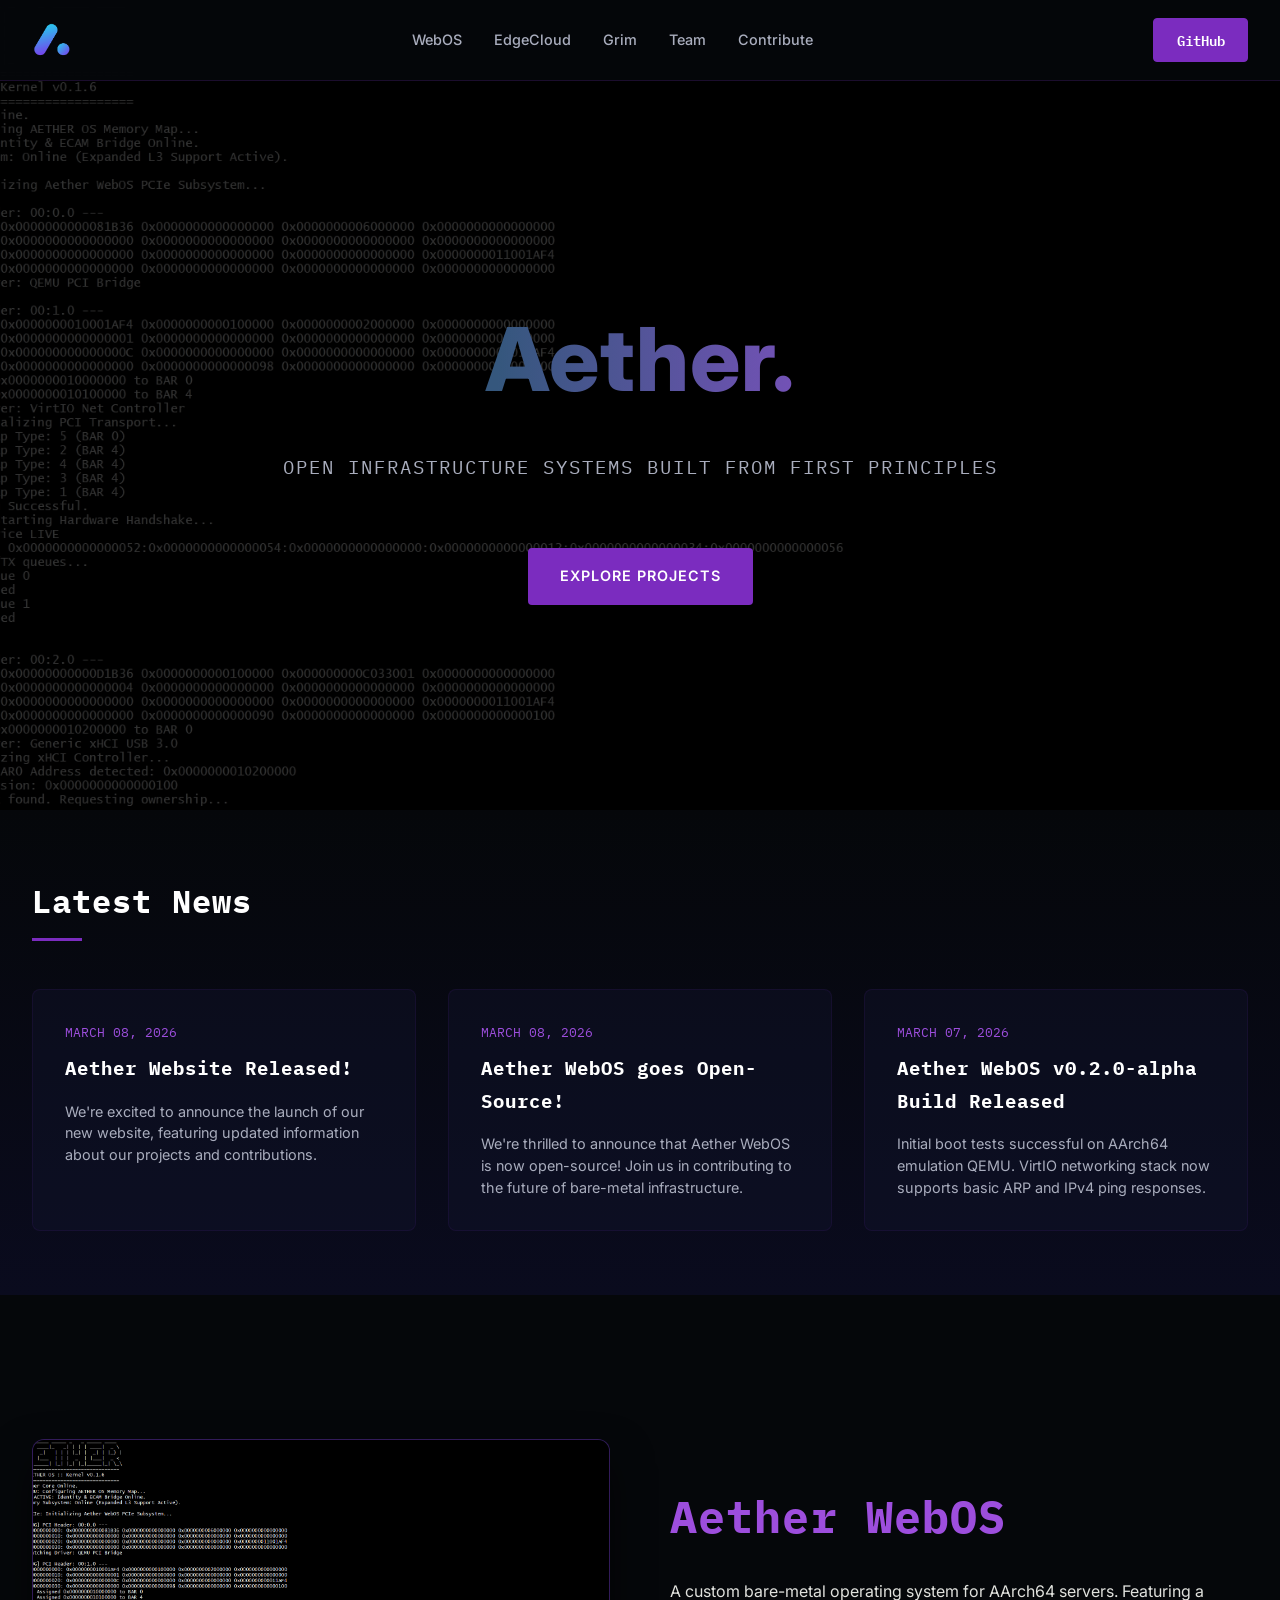
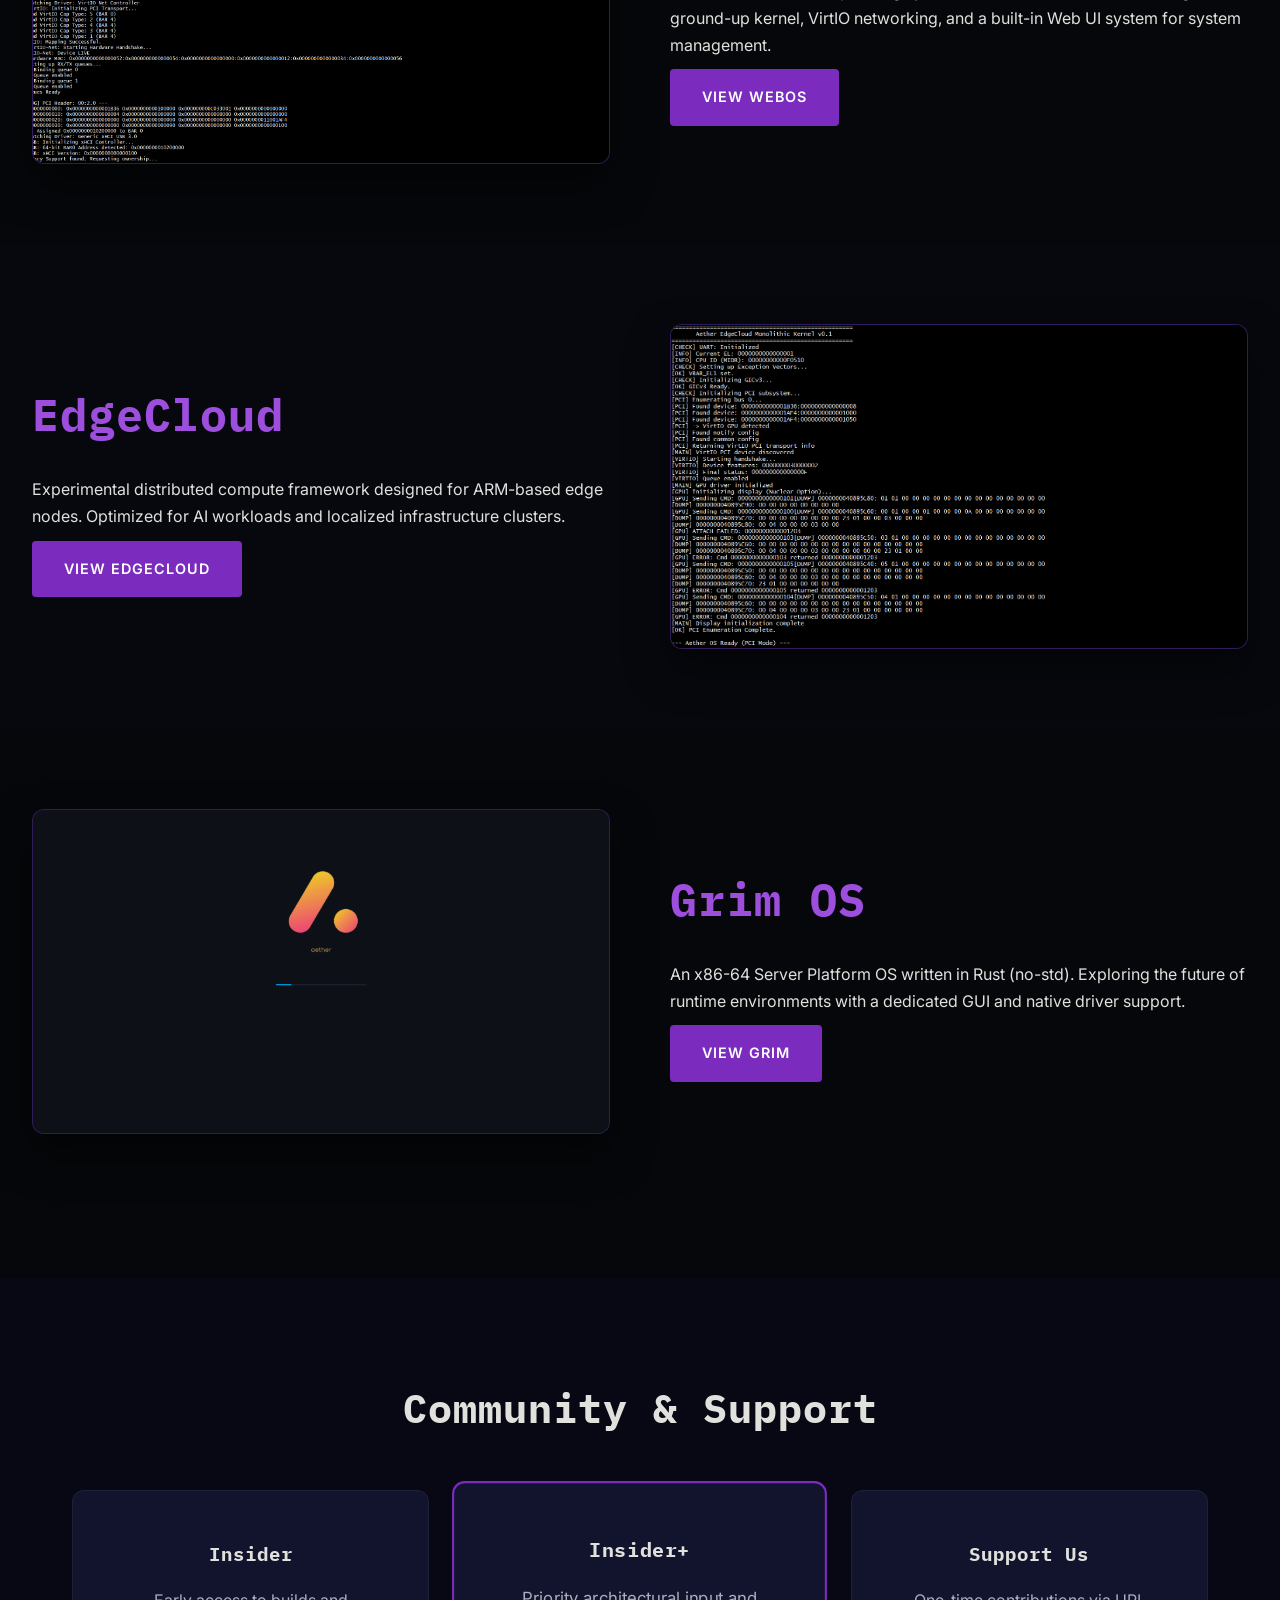
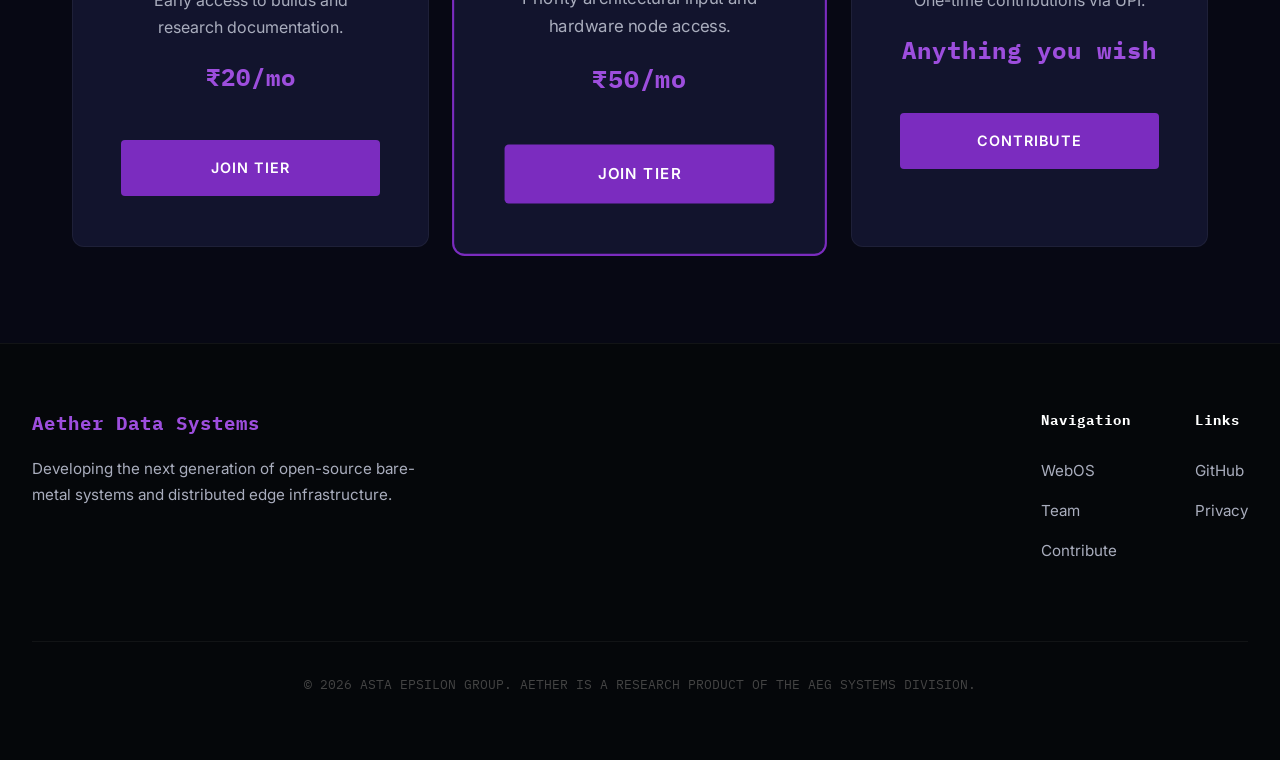
<file: index.html>
<!DOCTYPE html>
<html lang="en">
<head>
    <meta charset="UTF-8">
    <meta name="viewport" content="width=device-width, initial-scale=1.0">
    <title>Aether | Infrastructure Research</title>
    <link rel="icon" type="image/png" href="aether.png">
    <link rel="stylesheet" href="style.css">
    <style>
        /* Add these styles to your style.css or keep them here for the News section */
        .news-section {
            padding: 4rem 2rem;
            background: linear-gradient(to bottom, var(--bg-deep), var(--bg-navy));
        }

        .news-grid {
            max-width: 1400px;
            margin: 0 auto;
            display: grid;
            grid-template-columns: repeat(auto-fit, minmax(300px, 1fr));
            gap: 2rem;
        }

        .news-card {
            background: rgba(18, 20, 45, 0.4);
            border: 1px solid rgba(123, 44, 191, 0.1);
            padding: 2rem;
            border-radius: 8px;
            transition: var(--transition);
        }

        .news-card:hover {
            border-color: var(--accent-glow);
            background: rgba(18, 20, 45, 0.8);
            transform: translateY(-5px);
        }

        .news-date {
            font-family: 'IBM Plex Mono', monospace;
            font-size: 0.8rem;
            color: var(--accent-glow);
            margin-bottom: 0.5rem;
            display: block;
        }

        .news-card h3 {
            font-size: 1.2rem;
            margin-bottom: 1rem;
            color: #fff;
        }

        .news-card p {
            font-size: 0.9rem;
            color: var(--text-dim);
            line-height: 1.5;
        }
    </style>
</head>
<body>

    <header>
        <nav>
            <a href="index.html" class="nav-logo-link">
                <img src="aether.png" alt="Aether" class="nav-logo-img">
            </a>
            
            <div class="menu-toggle" id="mobile-menu">
                <span></span>
                <span></span>
                <span></span>
            </div>

            <ul class="nav-links" id="nav-list">
                <li><a href="webos.html">WebOS</a></li>
                <li><a href="edgecloud.html">EdgeCloud</a></li>
                <li><a href="grim.html">Grim</a></li>
                <li><a href="team.html">Team</a></li>
                <li><a href="contribute.html">Contribute</a></li>
            </ul>
            
            <a href="https://github.com/aetherinfra/aetherwebos" 
                target="_blank" 
                rel="noopener noreferrer"
                class="github-btn">
                GitHub
            </a>
        </nav>
    </header>

    <main>
        <section class="hero">
            <div class="carousel-container" id="hero-carousel">
                <div class="carousel-slide active" style="background-image: url('aetherwebos3.png');"></div>
                <div class="carousel-slide" style="background-image: url('edgecloud.png');"></div>
                <div class="carousel-slide" style="background-image: url('aetherwebos2.png');"></div>
            </div>
            <div class="hero-content">
                <h1>Aether.</h1>
                <p style="color:var(--text-dim); font-size:1.2rem; font-family: 'IBM Plex Mono', monospace; letter-spacing: 2px;">OPEN INFRASTRUCTURE SYSTEMS BUILT FROM FIRST PRINCIPLES</p>
                <br><br>
                <a href="#explore" class="btn btn-primary">EXPLORE PROJECTS</a>
            </div>
        </section>

        <section class="news-section">
            <div style="max-width: 1400px; margin: 0 auto; margin-bottom: 3rem;">
                <h2 style="font-size: 2rem; color: #fff;">Latest News</h2>
                <div style="width: 50px; height: 3px; background: var(--accent-purple); margin-top: 10px;"></div>
            </div>
            <div class="news-grid">
                <div class="news-card">
                    <span class="news-date">MARCH 08, 2026</span>
                    <h3>Aether Website Released!</h3>
                    <p>We're excited to announce the launch of our new website, featuring updated information about our projects and contributions.</p>
                </div>
                <div class="news-card">
                    <span class="news-date">MARCH 08, 2026</span>
                    <h3>Aether WebOS goes Open-Source!</h3>
                    <p>We're thrilled to announce that Aether WebOS is now open-source! Join us in contributing to the future of bare-metal infrastructure.</p>
                </div>
                <div class="news-card">
                    <span class="news-date">MARCH 07, 2026</span>
                    <h3>Aether WebOS <v0 class="2 0">v0.2.0</v0>-alpha Build Released</h3>
                    <p>Initial boot tests successful on AArch64 emulation QEMU. VirtIO networking stack now supports basic ARP and IPv4 ping responses.</p>
                </div>
            </div>
        </section>

        <div id="explore" class="project-row-container">
            <section class="project-row">
                <div class="project-image-container">
                    <div class="project-image-placeholder">
                        <img src="aetherwebos3.png" alt="Aether WebOS Interface">
                    </div>
                </div>
                <div class="project-text">
                    <h2>Aether WebOS</h2>
                    <p>A custom bare-metal operating system for AArch64 servers. Featuring a ground-up kernel, VirtIO networking, and a built-in Web UI system for system management.</p>
                    <a href="webos.html" class="btn btn-primary">View WebOS</a>
                </div>
            </section>

            <section class="project-row reverse" style="background: rgba(123, 44, 191, 0.02);">
                <div class="project-image-container">
                    <div class="project-image-placeholder">
                        <img src="edgecloud.png" alt="EdgeCloud Architecture">
                    </div>
                </div>
                <div class="project-text">
                    <h2>EdgeCloud</h2>
                    <p>Experimental distributed compute framework designed for ARM-based edge nodes. Optimized for AI workloads and localized infrastructure clusters.</p>
                    <a href="edgecloud.html" class="btn btn-primary">View EdgeCloud</a>
                </div>
            </section>

            <section class="project-row">
                <div class="project-image-container">
                    <div class="project-image-placeholder">
                        <img src="grim.png" alt="Grim OS Desktop">
                    </div>
                </div>
                <div class="project-text">
                    <h2>Grim OS</h2>
                    <p>An x86-64 Server Platform OS written in Rust (no-std). Exploring the future of runtime environments with a dedicated GUI and native driver support.</p>
                    <a href="grim.html" class="btn btn-primary">View Grim</a>
                </div>
            </section>
        </div>

        <section class="membership-section">
            <div style="max-width: 1200px; margin:0 auto; padding: 0 2rem; text-align:center;">
                <h2 style="font-size: 2.5rem; margin-bottom: 3rem;">Community & Support</h2>
                <div style="display: grid; grid-template-columns: repeat(auto-fit, minmax(300px, 1fr)); gap: 2rem;">
                    
                    <div style="background: var(--bg-card); padding: 3rem; border-radius: 12px; border: 1px solid rgba(255,255,255,0.05);">
                        <h3>Insider</h3>
                        <p style="margin: 1rem 0; color: var(--text-dim);">Early access to builds and research documentation.</p>
                        <h2 style="color: var(--accent-glow); margin-bottom: 2rem;">₹20/mo</h2>
                        <a href="contribute.html" class="btn btn-primary" style="width: 100%;">JOIN TIER</a>
                    </div>

                    <div style="background: var(--bg-card); padding: 3rem; border-radius: 12px; border: 2px solid var(--accent-purple); transform: scale(1.05);">
                        <h3>Insider+</h3>
                        <p style="margin: 1rem 0; color: var(--text-dim);">Priority architectural input and hardware node access.</p>
                        <h2 style="color: var(--accent-glow); margin-bottom: 2rem;">₹50/mo</h2>
                        <a href="contribute.html" class="btn btn-primary" style="width: 100%;">JOIN TIER</a>
                    </div>

                    <div style="background: var(--bg-card); padding: 3rem; border-radius: 12px; border: 1px solid rgba(255,255,255,0.05);">
                        <h3>Support Us</h3>
                        <p style="margin: 1rem 0; color: var(--text-dim);">One-time contributions via UPI.</p>
                        <h2 style="color: var(--accent-glow); margin-bottom: 2rem;">Anything you wish</h2>
                        <a href="contribute.html" class="btn btn-primary" style="width: 100%;">CONTRIBUTE</a>
                    </div>

                </div>
            </div>
        </section>
    </main>

    <footer class="footer">
        <div class="footer-container">
            <div style="flex: 1; min-width: 300px;">
                <h3 style="color: var(--accent-glow); margin-bottom: 1rem; font-family: 'IBM Plex Mono', monospace;">Aether Data Systems</h3>
                <p style="color: var(--text-dim); max-width: 400px; font-size: 0.95rem;">
                    Developing the next generation of open-source bare-metal systems and distributed edge infrastructure.
                </p>
            </div>

            <div style="display: flex; gap: 4rem;">
                <div class="footer-col">
                    <h4>Navigation</h4>
                    <ul class="footer-list">
                        <li><a href="webos.html">WebOS</a></li>
                        <li><a href="team.html">Team</a></li>
                        <li><a href="contribute.html">Contribute</a></li>
                    </ul>
                </div>
                <div class="footer-col">
                    <h4>Links</h4>
                    <ul class="footer-list">
                        <li><a href="https://github.com/aetherinfra/aetherwebos">GitHub</a></li>
                        <li><a href="#">Privacy</a></li>
                    </ul>
                </div>
            </div>
        </div>

        <div class="footer-bottom">
            &copy; 2026 ASTA EPSILON GROUP. AETHER IS A RESEARCH PRODUCT OF THE AEG SYSTEMS DIVISION.
        </div>
    </footer>

    <script>
        const slides = document.querySelectorAll('.carousel-slide');
        let current = 0;
        setInterval(() => {
            slides[current].classList.remove('active');
            current = (current + 1) % slides.length;
            slides[current].classList.add('active');
        }, 5000);

        const menuToggle = document.getElementById('mobile-menu');
        const navList = document.getElementById('nav-list');

        menuToggle.addEventListener('click', () => {
            menuToggle.classList.toggle('active');
            navList.classList.toggle('active');
        });

        document.querySelectorAll('.nav-links a').forEach(link => {
            link.addEventListener('click', () => {
                menuToggle.classList.remove('active');
                navList.classList.remove('active');
            });
        });
    </script>
</body>
</html>
</file>
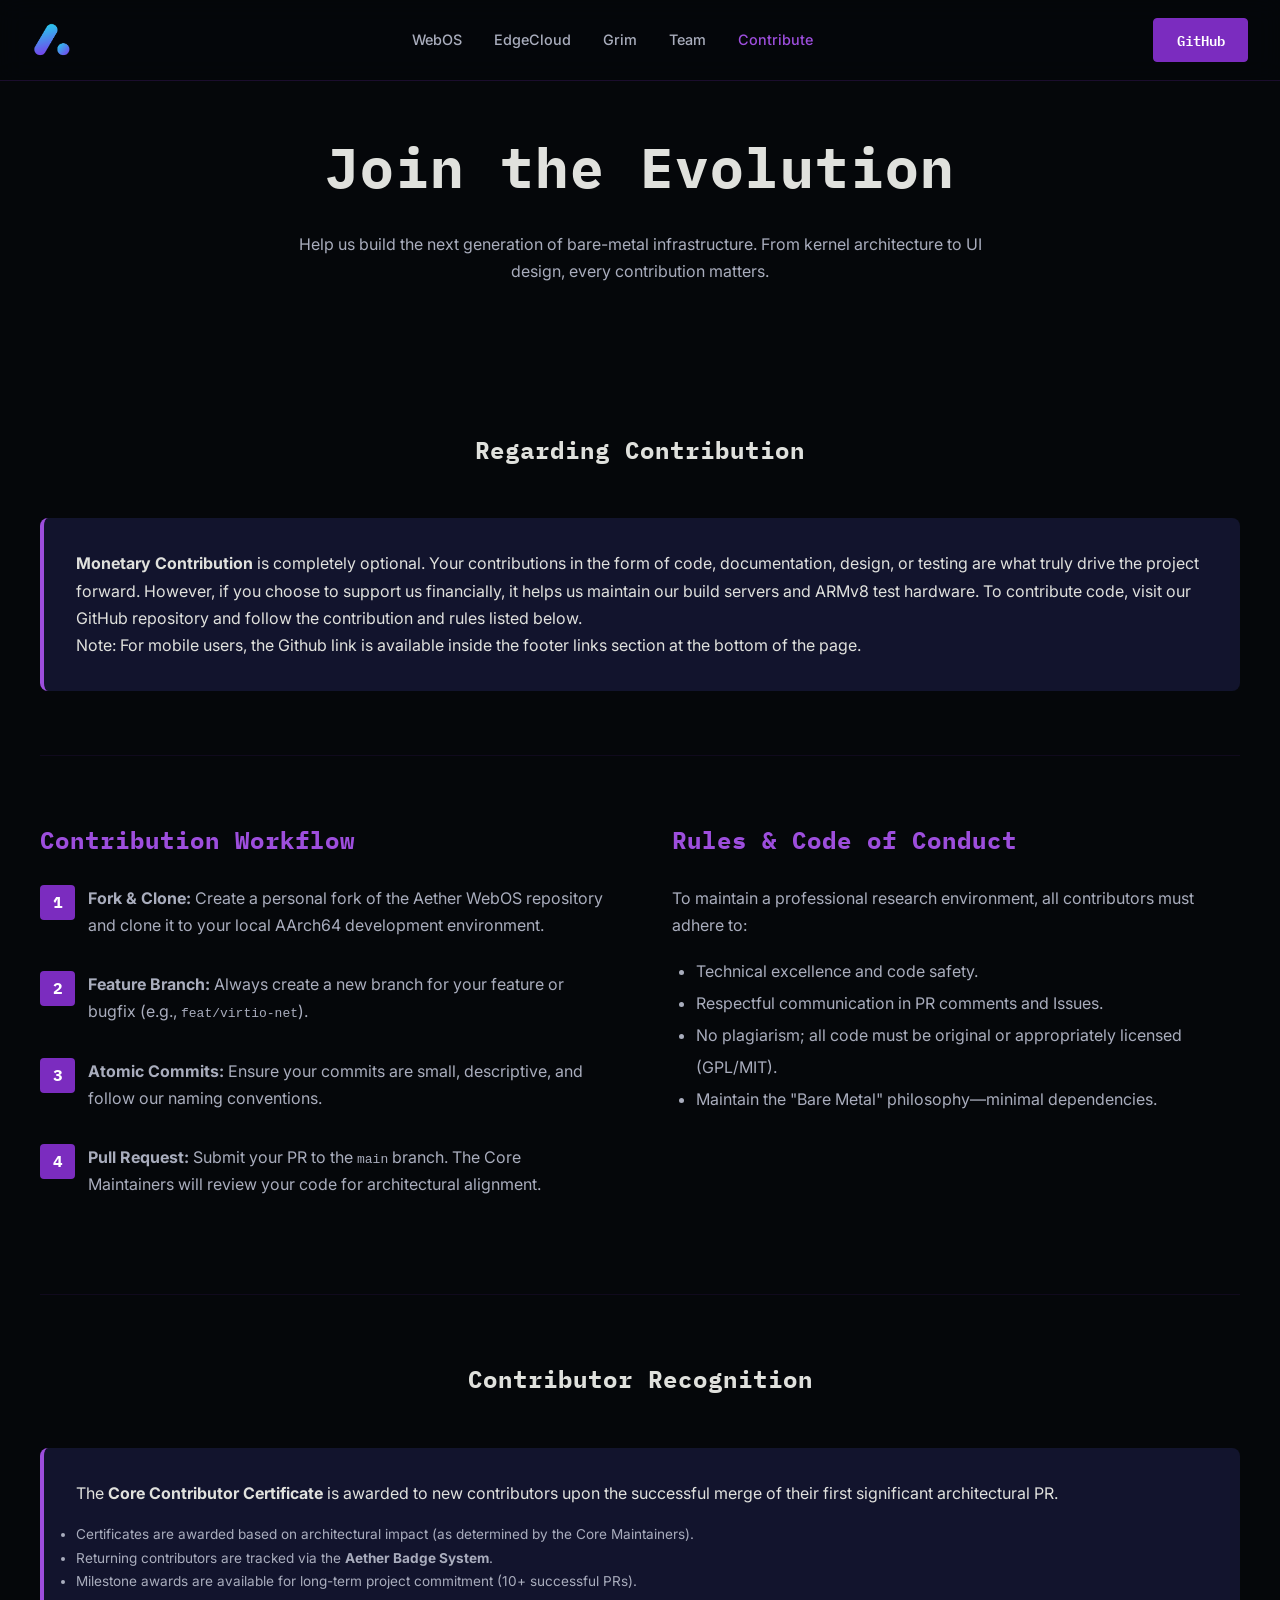
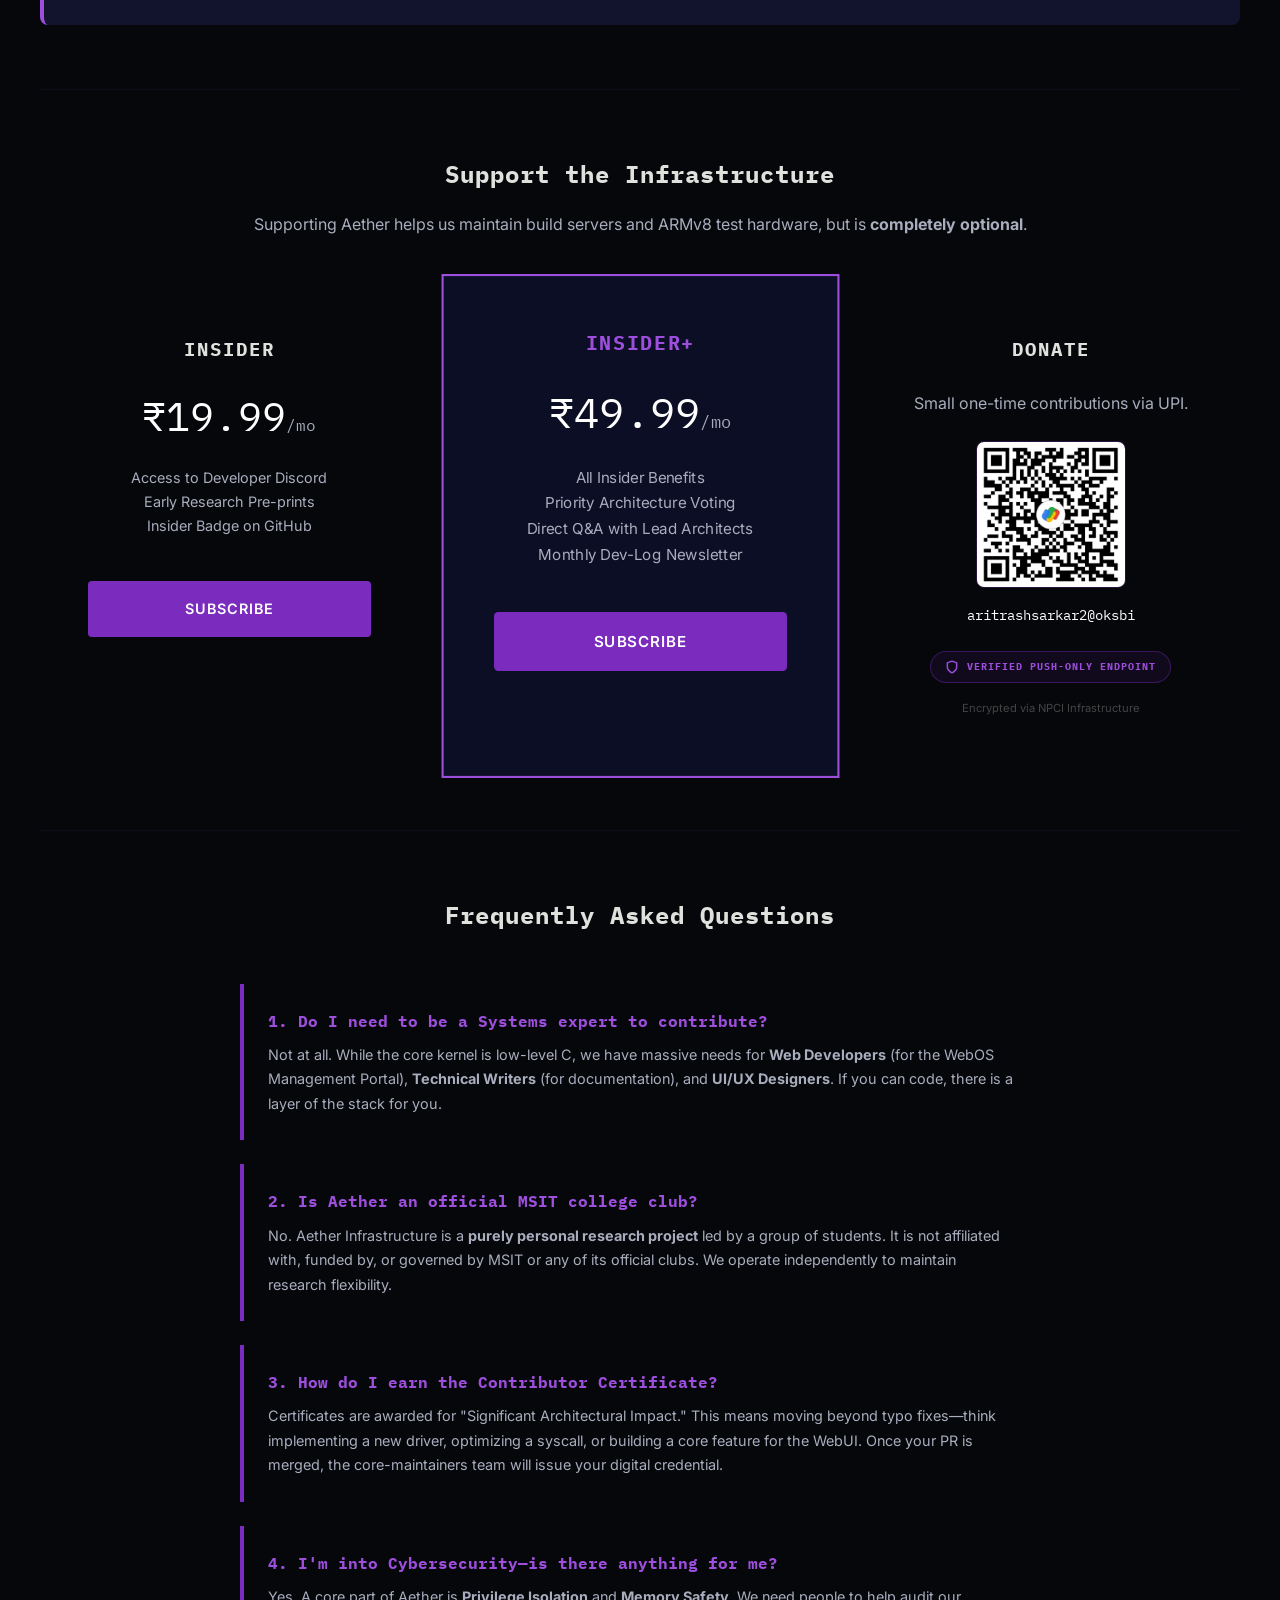
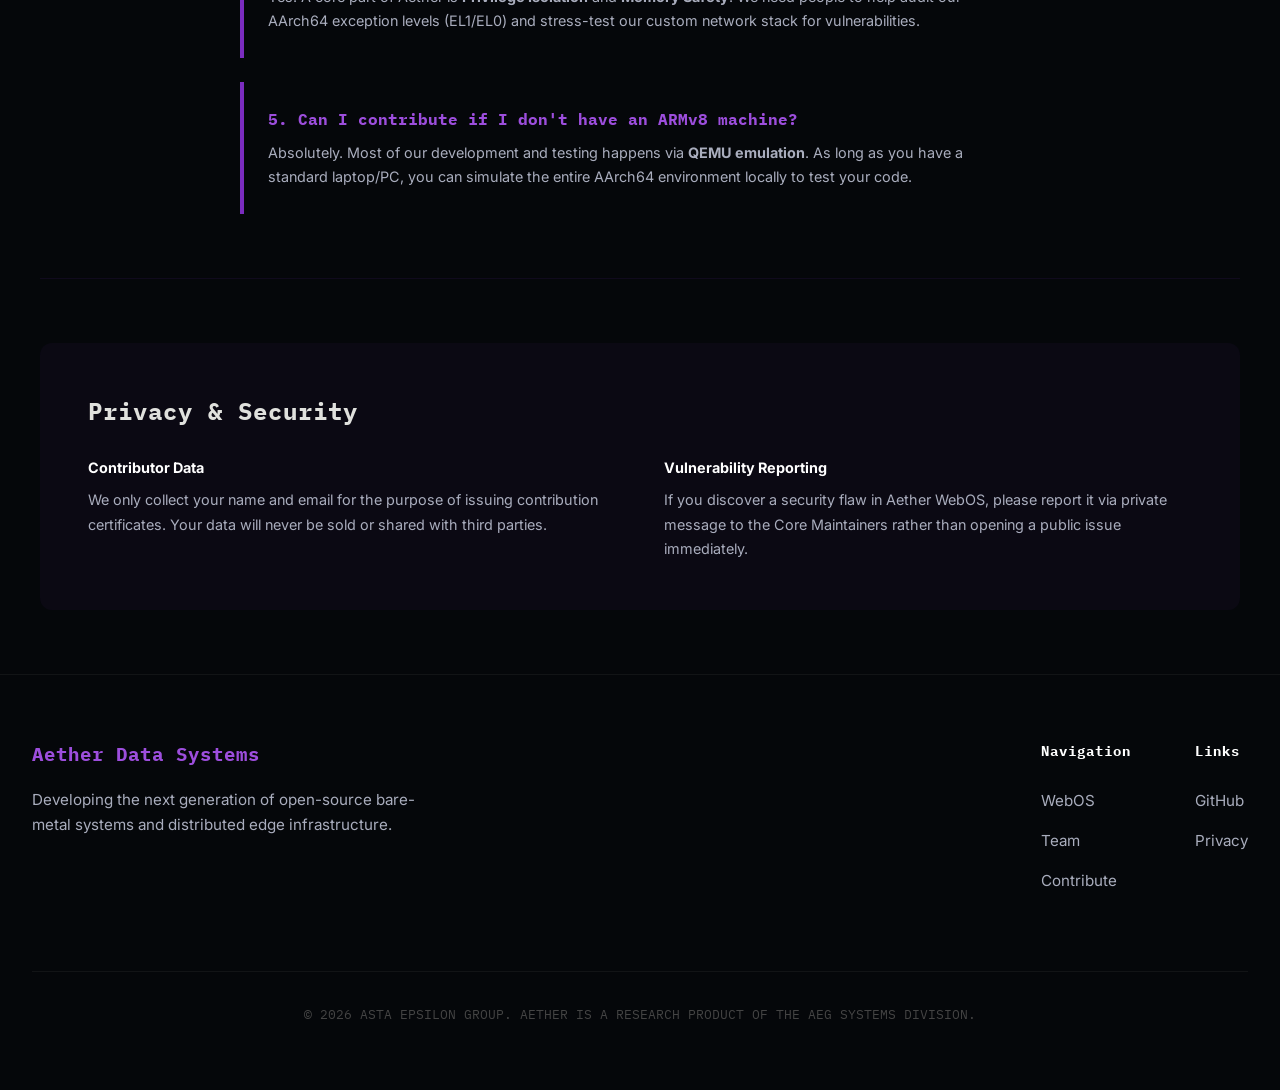
<file: contribute.html>
<!DOCTYPE html>
<html lang="en">
<head>
    <meta charset="UTF-8">
    <meta name="viewport" content="width=device-width, initial-scale=1.0">
    <title>Contribute | Aether Infrastructure Project</title>
    <link rel="icon" type="image/png" href="aether.png">
    <link rel="stylesheet" href="style.css">
    <style>
        .contribute-section { 
            padding: 4rem 0; 
            border-bottom: 1px solid rgba(123, 44, 191, 0.1); 
            margin-left: 40px;
            margin-right: 40px;
        }

        .rules-grid { 
            display: grid; 
            grid-template-columns: 1fr 1fr; 
            gap: 4rem; 
        }

        .step-list { 
            list-style: none; 
            counter-reset: step-counter; 
        }

        .step-list li { 
            position: relative; 
            padding-left: 3rem; 
            margin-bottom: 2rem; 
            color: var(--text-dim); 
        }

        .step-list li::before {
            content: counter(step-counter);
            counter-increment: step-counter;
            position: absolute; left: 0; top: 0;
            width: 35px; height: 35px;
            background: var(--accent-purple);
            color: #fff; border-radius: 4px;
            display: flex; align-items: center; justify-content: center;
            font-family: 'IBM Plex Mono'; font-weight: bold;
        }

        .info-box { 
            background: var(--bg-card); 
            padding: 2rem; 
            border-radius: 8px; 
            border-left: 4px solid var(--accent-glow); 
            margin-top: 2rem; 
        }
        
        /* Membership Cards */
        .membership-grid { 
            display: grid; 
            grid-template-columns: repeat(auto-fit, minmax(300px, 1fr)); 
            gap: 2rem; 
            margin-top: 3rem; 
        }

        .price-tag { 
            font-size: 2.5rem; 
            color: #fff; 
            margin: 1rem 0; 
            font-family: 'IBM Plex Mono'; 
        }

        .price-tag span { 
            font-size: 1rem; 
            color: var(--text-dim); 
        }

        @media (max-width: 768px) { .rules-grid { grid-template-columns: 1fr; } }
    </style>
</head>
<body>

    <header>
        <nav>
            <a href="index.html" class="nav-logo-link">
                <img src="aether.png" alt="Aether" class="nav-logo-img">
            </a>
            <div class="menu-toggle" id="mobile-menu"><span></span><span></span><span></span></div>
            <ul class="nav-links" id="nav-list">
                <li><a href="webos.html">WebOS</a></li>
                <li><a href="edgecloud.html">EdgeCloud</a></li>
                <li><a href="grim.html">Grim</a></li>
                <li><a href="team.html">Team</a></li>
                <li><a href="contribute.html" style="color: var(--accent-glow);">Contribute</a></li>
            </ul>
            <a href="https://github.com/aetherinfra/aetherwebos" 
                target="_blank" 
                rel="noopener noreferrer"
                class="github-btn">
                GitHub
            </a>
        </nav>
    </header>

    <main class="container" style="padding-top: 120px;">
        
        <section style="text-align: center; margin-bottom: 5rem;">
            <h1 style="font-size: 3.5rem; margin-bottom: 1rem;">Join the Evolution</h1>
            <p style="color: var(--text-dim); max-width: 700px; margin: 0 auto;">Help us build the next generation of bare-metal infrastructure. From kernel architecture to UI design, every contribution matters.</p>
        </section>

        <section class="contribute-section">
            <h2 style="text-align: center; margin-bottom: 3rem;">Regarding Contribution</h2>
            <div class="info-box">
                    <p>
                        <strong>Monetary Contribution</strong> is completely optional. Your contributions in the form of code, documentation, design, or testing are what truly drive the project forward. However, if you choose to support us financially, it helps us maintain our build servers and ARMv8 test hardware. 
                        To contribute code, visit our GitHub repository and follow the contribution and rules listed below. <br>
                        Note: For mobile users, the Github link is available inside the footer links section at the bottom of the page.
                    </p>
                </div>
        </section>

        <section class="contribute-section">
            <div class="rules-grid">
                <div>
                    <h2 style="color: var(--accent-glow); margin-bottom: 1.5rem;">Contribution Workflow</h2>
                    <ul class="step-list">
                        <li><strong>Fork & Clone:</strong> Create a personal fork of the Aether WebOS repository and clone it to your local AArch64 development environment.</li>
                        <li><strong>Feature Branch:</strong> Always create a new branch for your feature or bugfix (e.g., <code>feat/virtio-net</code>).</li>
                        <li><strong>Atomic Commits:</strong> Ensure your commits are small, descriptive, and follow our naming conventions.</li>
                        <li><strong>Pull Request:</strong> Submit your PR to the <code>main</code> branch. The Core Maintainers will review your code for architectural alignment.</li>
                    </ul>
                </div>
                <div>
                    <h2 style="color: var(--accent-glow); margin-bottom: 1.5rem;">Rules & Code of Conduct</h2>
                    <p style="color: var(--text-dim); margin-bottom: 1rem;">To maintain a professional research environment, all contributors must adhere to:</p>
                    <ul style="color: var(--text-dim); padding-left: 1.5rem; line-height: 2;">
                        <li>Technical excellence and code safety.</li>
                        <li>Respectful communication in PR comments and Issues.</li>
                        <li>No plagiarism; all code must be original or appropriately licensed (GPL/MIT).</li>
                        <li>Maintain the "Bare Metal" philosophy—minimal dependencies.</li>
                    </ul>
                </div>
            </div>
        </section>

        <section class="contribute-section">
            <h2 style="text-align: center; margin-bottom: 3rem;">Contributor Recognition</h2>
            <div class="info-box">
                    <p>
                        The <strong>Core Contributor Certificate</strong> is awarded to new contributors upon the successful merge of their first significant architectural PR. 
                    </p>
                    <ul style="font-size: 0.85rem; color: var(--text-dim); margin-top: 1rem;">
                        <li>Certificates are awarded based on architectural impact (as determined by the Core Maintainers).</li>
                        <li>Returning contributors are tracked via the <strong>Aether Badge System</strong>.</li>
                        <li>Milestone awards are available for long-term project commitment (10+ successful PRs).</li>
                    </ul>
                </div>
        </section>

        <section class="contribute-section">
            <h2 style="text-align: center; margin-bottom: 1rem;">Support the Infrastructure</h2>
            <p style="text-align: center; color: var(--text-dim); margin-bottom: 3rem;">Supporting Aether helps us maintain build servers and ARMv8 test hardware, but is <strong>completely optional</strong>.</p>
            
            <div class="membership-grid">
                <div class="card" style="text-align: center; padding: 3rem;">
                    <h3 style="letter-spacing: 2px;">INSIDER</h3>
                    <div class="price-tag">₹19.99<span>/mo</span></div>
                    <ul style="list-style: none; color: var(--text-dim); margin-bottom: 2rem; font-size: 0.9rem;">
                        <li>Access to Developer Discord</li>
                        <li>Early Research Pre-prints</li>
                        <li>Insider Badge on GitHub</li>
                    </ul>
                    <a href="signup.html" class="btn btn-primary" style="width: 100%;">Subscribe</a>
                </div>

                <div class="card" style="text-align: center; padding: 3rem; border: 2px solid var(--accent-glow); transform: scale(1.05); background: #0c0e25;">
                    <h3 style="letter-spacing: 2px; color: var(--accent-glow);">INSIDER+</h3>
                    <div class="price-tag">₹49.99<span>/mo</span></div>
                    <ul style="list-style: none; color: var(--text-dim); margin-bottom: 2rem; font-size: 0.9rem;">
                        <li>All Insider Benefits</li>
                        <li>Priority Architecture Voting</li>
                        <li>Direct Q&A with Lead Architects</li>
                        <li>Monthly Dev-Log Newsletter</li>
                    </ul>
                    <a href="signup.html" class="btn btn-primary" style="width: 100%;">Subscribe</a>
                </div>

                <div class="card" style="text-align: center; padding: 3rem; display: flex; flex-direction: column; align-items: center;">
                    <h3 style="letter-spacing: 2px;">DONATE</h3>
                    <p style="color: var(--text-dim); margin: 1.5rem 0;">Small one-time contributions via UPI.</p>
                    
                    <img src="upiid.jpeg" alt="UPI QR Code" style="width: 150px; border-radius: 8px; border: 1px solid rgba(123, 44, 191, 0.3); margin-bottom: 1rem;">
                    
                    <p style="font-family: 'IBM Plex Mono'; font-size: 0.85rem; color: #fff;">aritrashsarkar2@oksbi</p>

                    <div style="margin-top: 1.5rem; display: flex; align-items: center; gap: 8px; background: rgba(123, 44, 191, 0.1); border: 1px solid rgba(123, 44, 191, 0.4); padding: 6px 14px; border-radius: 20px;">
                        <svg width="14" height="14" viewBox="0 0 24 24" fill="none" stroke="#9d4edd" stroke-width="2.5" stroke-linecap="round" stroke-linejoin="round">
                            <path d="M12 22s8-4 8-10V5l-8-3-8 3v7c0 6 8 10 8 10z"></path>
                        </svg>
                        <span style="font-family: 'IBM Plex Mono'; font-size: 0.65rem; color: var(--accent-glow); text-transform: uppercase; letter-spacing: 1px; font-weight: bold;">
                            Verified Push-Only Endpoint
                        </span>
                    </div>

                    <p style="margin-top: 1rem; font-size: 0.7rem; color: #444; font-family: 'Inter';">
                        Encrypted via NPCI Infrastructure
                    </p>
                </div>
            </div>
        </section>

        <section class="contribute-section">
            <h2 style="text-align: center; margin-bottom: 3rem;">Frequently Asked Questions</h2>
            <div style="display: grid; grid-template-columns: 1fr; gap: 1.5rem; max-width: 800px; margin: 0 auto;">
                
                <div class="card" style="padding: 1.5rem; border-left: 4px solid var(--accent-purple);">
                    <h4 style="color: var(--accent-glow); margin-bottom: 0.5rem; font-family: 'IBM Plex Mono';">1. Do I need to be a Systems expert to contribute?</h4>
                    <p style="color: var(--text-dim); font-size: 0.9rem;">Not at all. While the core kernel is low-level C, we have massive needs for <strong>Web Developers</strong> (for the WebOS Management Portal), <strong>Technical Writers</strong> (for documentation), and <strong>UI/UX Designers</strong>. If you can code, there is a layer of the stack for you.</p>
                </div>

                <div class="card" style="padding: 1.5rem; border-left: 4px solid var(--accent-purple);">
                    <h4 style="color: var(--accent-glow); margin-bottom: 0.5rem; font-family: 'IBM Plex Mono';">2. Is Aether an official MSIT college club?</h4>
                    <p style="color: var(--text-dim); font-size: 0.9rem;">No. Aether Infrastructure is a <strong>purely personal research project</strong> led by a group of students. It is not affiliated with, funded by, or governed by MSIT or any of its official clubs. We operate independently to maintain research flexibility.</p>
                </div>

                <div class="card" style="padding: 1.5rem; border-left: 4px solid var(--accent-purple);">
                    <h4 style="color: var(--accent-glow); margin-bottom: 0.5rem; font-family: 'IBM Plex Mono';">3. How do I earn the Contributor Certificate?</h4>
                    <p style="color: var(--text-dim); font-size: 0.9rem;">Certificates are awarded for "Significant Architectural Impact." This means moving beyond typo fixes—think implementing a new driver, optimizing a syscall, or building a core feature for the WebUI. Once your PR is merged, the core-maintainers team will issue your digital credential.</p>
                </div>

                <div class="card" style="padding: 1.5rem; border-left: 4px solid var(--accent-purple);">
                    <h4 style="color: var(--accent-glow); margin-bottom: 0.5rem; font-family: 'IBM Plex Mono';">4. I'm into Cybersecurity—is there anything for me?</h4>
                    <p style="color: var(--text-dim); font-size: 0.9rem;">Yes. A core part of Aether is <strong>Privilege Isolation</strong> and <strong>Memory Safety</strong>. We need people to help audit our AArch64 exception levels (EL1/EL0) and stress-test our custom network stack for vulnerabilities.</p>
                </div>

                <div class="card" style="padding: 1.5rem; border-left: 4px solid var(--accent-purple);">
                    <h4 style="color: var(--accent-glow); margin-bottom: 0.5rem; font-family: 'IBM Plex Mono';">5. Can I contribute if I don't have an ARMv8 machine?</h4>
                    <p style="color: var(--text-dim); font-size: 0.9rem;">Absolutely. Most of our development and testing happens via <strong>QEMU emulation</strong>. As long as you have a standard laptop/PC, you can simulate the entire AArch64 environment locally to test your code.</p>
                </div>

            </div>
        </section>

        <section class="contribute-section" style="border-bottom: none;">
            <div style="background: rgba(123, 44, 191, 0.05); padding: 3rem; border-radius: 12px;">
                <h2 style="margin-bottom: 1.5rem;">Privacy & Security</h2>
                <div style="display: grid; grid-template-columns: 1fr 1fr; gap: 3rem; font-size: 0.9rem; color: var(--text-dim);">
                    <div>
                        <h4 style="color: #fff; margin-bottom: 0.5rem;">Contributor Data</h4>
                        <p>We only collect your name and email for the purpose of issuing contribution certificates. Your data will never be sold or shared with third parties.</p>
                    </div>
                    <div>
                        <h4 style="color: #fff; margin-bottom: 0.5rem;">Vulnerability Reporting</h4>
                        <p>If you discover a security flaw in Aether WebOS, please report it via private message to the Core Maintainers rather than opening a public issue immediately.</p>
                    </div>
                </div>
            </div>
        </section>

    </main>

    <footer class="footer">
        <div class="footer-container">
            <div style="flex: 1; min-width: 300px;">
                <h3 style="color: var(--accent-glow); margin-bottom: 1rem; font-family: 'IBM Plex Mono', monospace;">Aether Data Systems</h3>
                <p style="color: var(--text-dim); max-width: 400px; font-size: 0.95rem;">Developing the next generation of open-source bare-metal systems and distributed edge infrastructure.</p>
            </div>
            <div style="display: flex; gap: 4rem;">
                <div class="footer-col">
                    <h4>Navigation</h4>
                    <ul class="footer-list">
                        <li><a href="webos.html">WebOS</a></li>
                        <li><a href="team.html">Team</a></li>
                        <li><a href="contribute.html">Contribute</a></li>
                    </ul>
                </div>
                <div class="footer-col">
                    <h4>Links</h4>
                    <ul class="footer-list">
                        <li><a href="https://github.com/aetherinfra/aetherwebos">GitHub</a></li>
                        <li><a href="#">Privacy</a></li>
                    </ul>
                </div>
            </div>
        </div>
        <div class="footer-bottom">
            &copy; 2026 ASTA EPSILON GROUP. AETHER IS A RESEARCH PRODUCT OF THE AEG SYSTEMS DIVISION.
        </div>
    </footer>

    <script>
        const menuToggle = document.getElementById('mobile-menu');
        const navList = document.getElementById('nav-list');
        menuToggle.addEventListener('click', () => {
            menuToggle.classList.toggle('active');
            navList.classList.toggle('active');
        });
    </script>
</body>
</html>
</file>
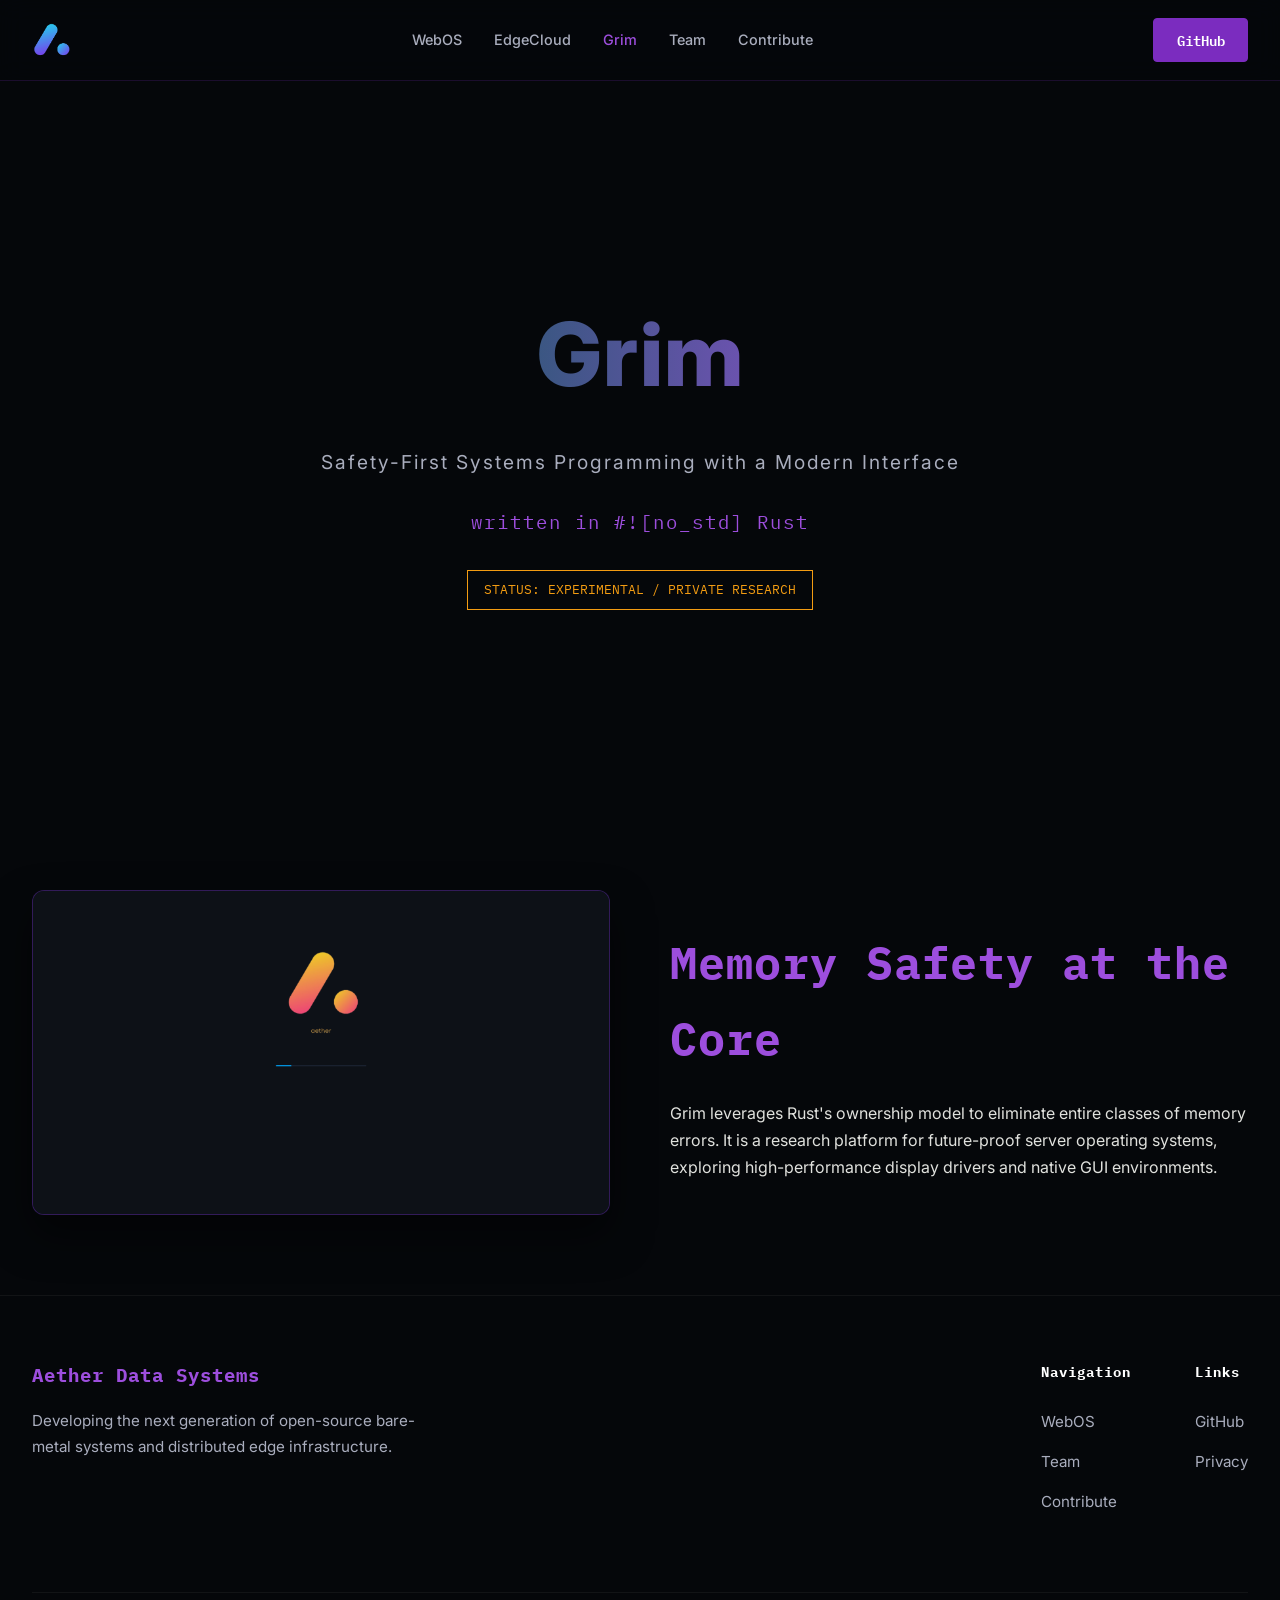
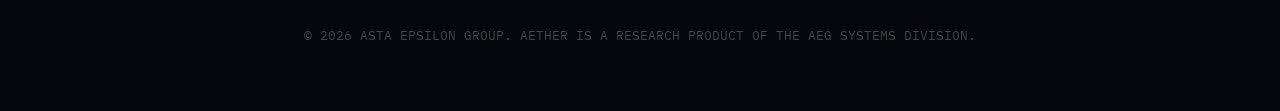
<file: grim.html>
<!DOCTYPE html>
<html lang="en">
<head>
    <meta charset="UTF-8">
    <meta name="viewport" content="width=device-width, initial-scale=1.0">
    <title>Grim OS | Rust-Based Server Platform</title>
    <link rel="icon" type="image/png" href="aether.png">
    <link rel="stylesheet" href="style.css">
</head>
<body>
    <header>
        <nav>
            <a href="index.html" class="nav-logo-link">
                <img src="aether.png" alt="Aether" class="nav-logo-img">
            </a>
            
            <div class="menu-toggle" id="mobile-menu">
                <span></span>
                <span></span>
                <span></span>
            </div>

            <ul class="nav-links" id="nav-list">
                <li><a href="webos.html">WebOS</a></li>
                <li><a href="edgecloud.html">EdgeCloud</a></li>
                <li><a href="grim.html" style="color: var(--accent-glow);">Grim</a></li>
                <li><a href="team.html">Team</a></li>
                <li><a href="contribute.html">Contribute</a></li>
            </ul>
            
            <a href="https://github.com/aetherinfra/aetherwebos" 
                target="_blank" 
                rel="noopener noreferrer"
                class="github-btn">
                GitHub
            </a>
        </nav>
    </header>

    <main>
        <section class="hero">
            <div class="hero-content">
                <h1>Grim</h1>
                <p>Safety-First Systems Programming with a Modern Interface</p>
                <br>
                <p style="font-family: 'IBM Plex Mono'; color: var(--accent-glow);">written in #![no_std] Rust</p>
                <div style="margin-top: 2rem; display: inline-block; padding: 0.5rem 1rem; border: 1px solid #f39c12; color: #f39c12; font-family: 'IBM Plex Mono'; font-size: 0.8rem;">
                    STATUS: EXPERIMENTAL / PRIVATE RESEARCH
                </div>
            </div>
        </section>

        <section class="project-row">
            <div class="project-image-container">
                <div class="project-image-placeholder">
                    <img src="grim.png" alt="Grim OS Graphical Interface">
                </div>
            </div>
            <div class="project-text">
                <h2>Memory Safety at the Core</h2>
                <p>Grim leverages Rust's ownership model to eliminate entire classes of memory errors. It is a research platform for future-proof server operating systems, exploring high-performance display drivers and native GUI environments.</p>
            </div>
        </section>
    </main>

    <footer class="footer">
        <div class="footer-container">
            <div style="flex: 1; min-width: 300px;">
                <h3 style="color: var(--accent-glow); margin-bottom: 1rem; font-family: 'IBM Plex Mono', monospace;">Aether Data Systems</h3>
                <p style="color: var(--text-dim); max-width: 400px; font-size: 0.95rem;">
                    Developing the next generation of open-source bare-metal systems and distributed edge infrastructure.
                </p>
            </div>

            <div style="display: flex; gap: 4rem;">
                <div class="footer-col">
                    <h4>Navigation</h4>
                    <ul class="footer-list">
                        <li><a href="webos.html">WebOS</a></li>
                        <li><a href="team.html">Team</a></li>
                        <li><a href="contribute.html">Contribute</a></li>
                    </ul>
                </div>
                <div class="footer-col">
                    <h4>Links</h4>
                    <ul class="footer-list">
                        <li><a href="https://github.com/aetherinfra/aetherwebos">GitHub</a></li>
                        <li><a href="#">Privacy</a></li>
                    </ul>
                </div>
            </div>
        </div>

        <div class="footer-bottom">
            &copy; 2026 ASTA EPSILON GROUP. AETHER IS A RESEARCH PRODUCT OF THE AEG SYSTEMS DIVISION.
        </div>
    </footer>
    <script>
        // Mobile Menu Toggle logic
        const menuToggle = document.getElementById('mobile-menu');
        const navList = document.getElementById('nav-list');
        menuToggle.addEventListener('click', () => {
            menuToggle.classList.toggle('active');
            navList.classList.toggle('active');
        });
    </script>
</body>
</html>
</file>
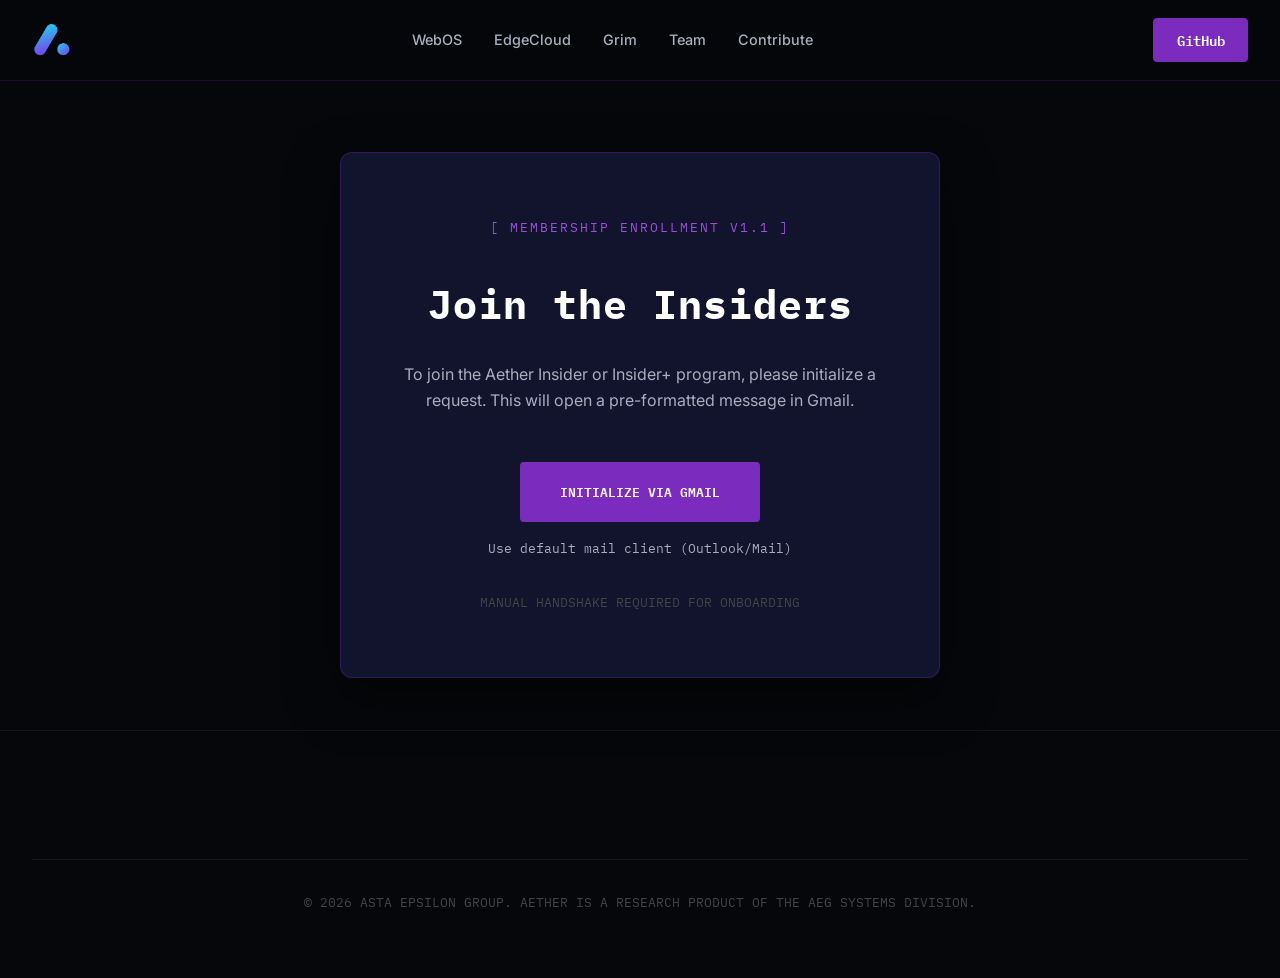
<file: signup.html>
<!DOCTYPE html>
<html lang="en">
<head>
    <meta charset="UTF-8">
    <meta name="viewport" content="width=device-width, initial-scale=1.0">
    <title>Sign Up | Aether Insider Program</title>
    <link rel="icon" type="image/png" href="aether.png">
    <link rel="stylesheet" href="style.css">
    <style>
        .signup-container {
            min-height: 70vh;
            display: flex;
            align-items: center;
            justify-content: center;
            padding: 2rem;
            margin-top: 100px;
        }

        .signup-card {
            background: var(--bg-card);
            border: 1px solid rgba(123, 44, 191, 0.3);
            border-radius: 12px;
            padding: 4rem 2rem;
            max-width: 600px;
            width: 100%;
            text-align: center;
            box-shadow: 0 20px 50px rgba(0, 0, 0, 0.5);
        }

        .terminal-header {
            font-family: 'IBM Plex Mono', monospace;
            color: var(--accent-glow);
            font-size: 0.8rem;
            margin-bottom: 2rem;
            text-transform: uppercase;
            letter-spacing: 2px;
        }

        .signup-card h1 {
            font-size: 2.5rem;
            margin-bottom: 1.5rem;
            color: #fff;
        }

        .signup-card p {
            color: var(--text-dim);
            margin-bottom: 3rem;
            line-height: 1.6;
        }

        .mail-btn {
            display: inline-block;
            background: var(--accent-purple);
            color: #fff;
            padding: 1.2rem 2.5rem;
            border-radius: 4px;
            text-decoration: none;
            font-family: 'IBM Plex Mono', monospace;
            font-weight: 600;
            transition: var(--transition);
            border: 1px solid var(--accent-purple);
        }

        .mail-btn:hover {
            background: var(--accent-glow);
            box-shadow: 0 0 20px rgba(157, 78, 221, 0.5);
            transform: translateY(-2px);
        }

        .note {
            margin-top: 2rem;
            font-size: 0.8rem;
            color: #444;
            font-family: 'IBM Plex Mono', monospace;
        }

        .btn-group {
            display: flex;
            flex-direction: column;
            gap: 1rem;
            align-items: center;
        }
        .secondary-link {
            color: var(--text-dim);
            font-size: 0.8rem;
            text-decoration: none;
            font-family: 'IBM Plex Mono', monospace;
        }
        .secondary-link:hover { color: var(--accent-glow); }
    </style>
</head>
<body>

    <header>
        <nav>
            <a href="index.html" class="nav-logo-link">
                <img src="aether.png" alt="Aether" class="nav-logo-img">
            </a>
            <div class="menu-toggle" id="mobile-menu"><span></span><span></span><span></span></div>
            <ul class="nav-links" id="nav-list">
                <li><a href="webos.html">WebOS</a></li>
                <li><a href="edgecloud.html">EdgeCloud</a></li>
                <li><a href="grim.html">Grim</a></li>
                <li><a href="team.html">Team</a></li>
                <li><a href="contribute.html">Contribute</a></li>
            </ul>

            <a href="https://github.com/aetherinfra/aetherwebos" 
                target="_blank" 
                rel="noopener noreferrer"
                class="github-btn">
                GitHub
            </a>
        </nav>
    </header>

    <main class="signup-container">
        <div class="signup-card">
            <div class="terminal-header">[ MEMBERSHIP ENROLLMENT v1.1 ]</div>
            
            <h1>Join the Insiders</h1>
            <p>
                To join the Aether Insider or Insider+ program, please initialize a request. 
                This will open a pre-formatted message in Gmail.
            </p>

            <div class="btn-group">
                <button onclick="openGmail()" class="mail-btn" style="cursor: pointer; border: none;">
                    INITIALIZE VIA GMAIL
                </button>

                <a href="mailto:members@aetherinfra.org?subject=Enrollment" class="secondary-link">
                    Use default mail client (Outlook/Mail)
                </a>
            </div>

            <div class="note">
                MANUAL HANDSHAKE REQUIRED FOR ONBOARDING
            </div>
        </div>
    </main>

    <footer class="footer">
        <div class="footer-bottom">
            &copy; 2026 ASTA EPSILON GROUP. AETHER IS A RESEARCH PRODUCT OF THE AEG SYSTEMS DIVISION.
        </div>
    </footer>

    <script>
        function openGmail() {
            const recipient = "astaepsilongroup@gmail.com";
            const subject = encodeURIComponent("Aether Insider Program Enrollment");
            const body = encodeURIComponent("Hello Aether Team,\n\nI am interested in joining the Aether Insider Program.\n\nPlease provide me with the next steps regarding the membership (Insider / Insider+) and contribution details.\n\nThank you!");
            
            // This specific URL format forces the Gmail Web Interface
            const gmailUrl = `https://mail.google.com/mail/?view=cm&fs=1&to=${recipient}&su=${subject}&body=${body}`;
            
            window.open(gmailUrl, '_blank');
        }

        const menuToggle = document.getElementById('mobile-menu');
        const navList = document.getElementById('nav-list');
        menuToggle.addEventListener('click', () => {
            menuToggle.classList.toggle('active');
            navList.classList.toggle('active');
        });
    </script>
</body>
</html>
</file>
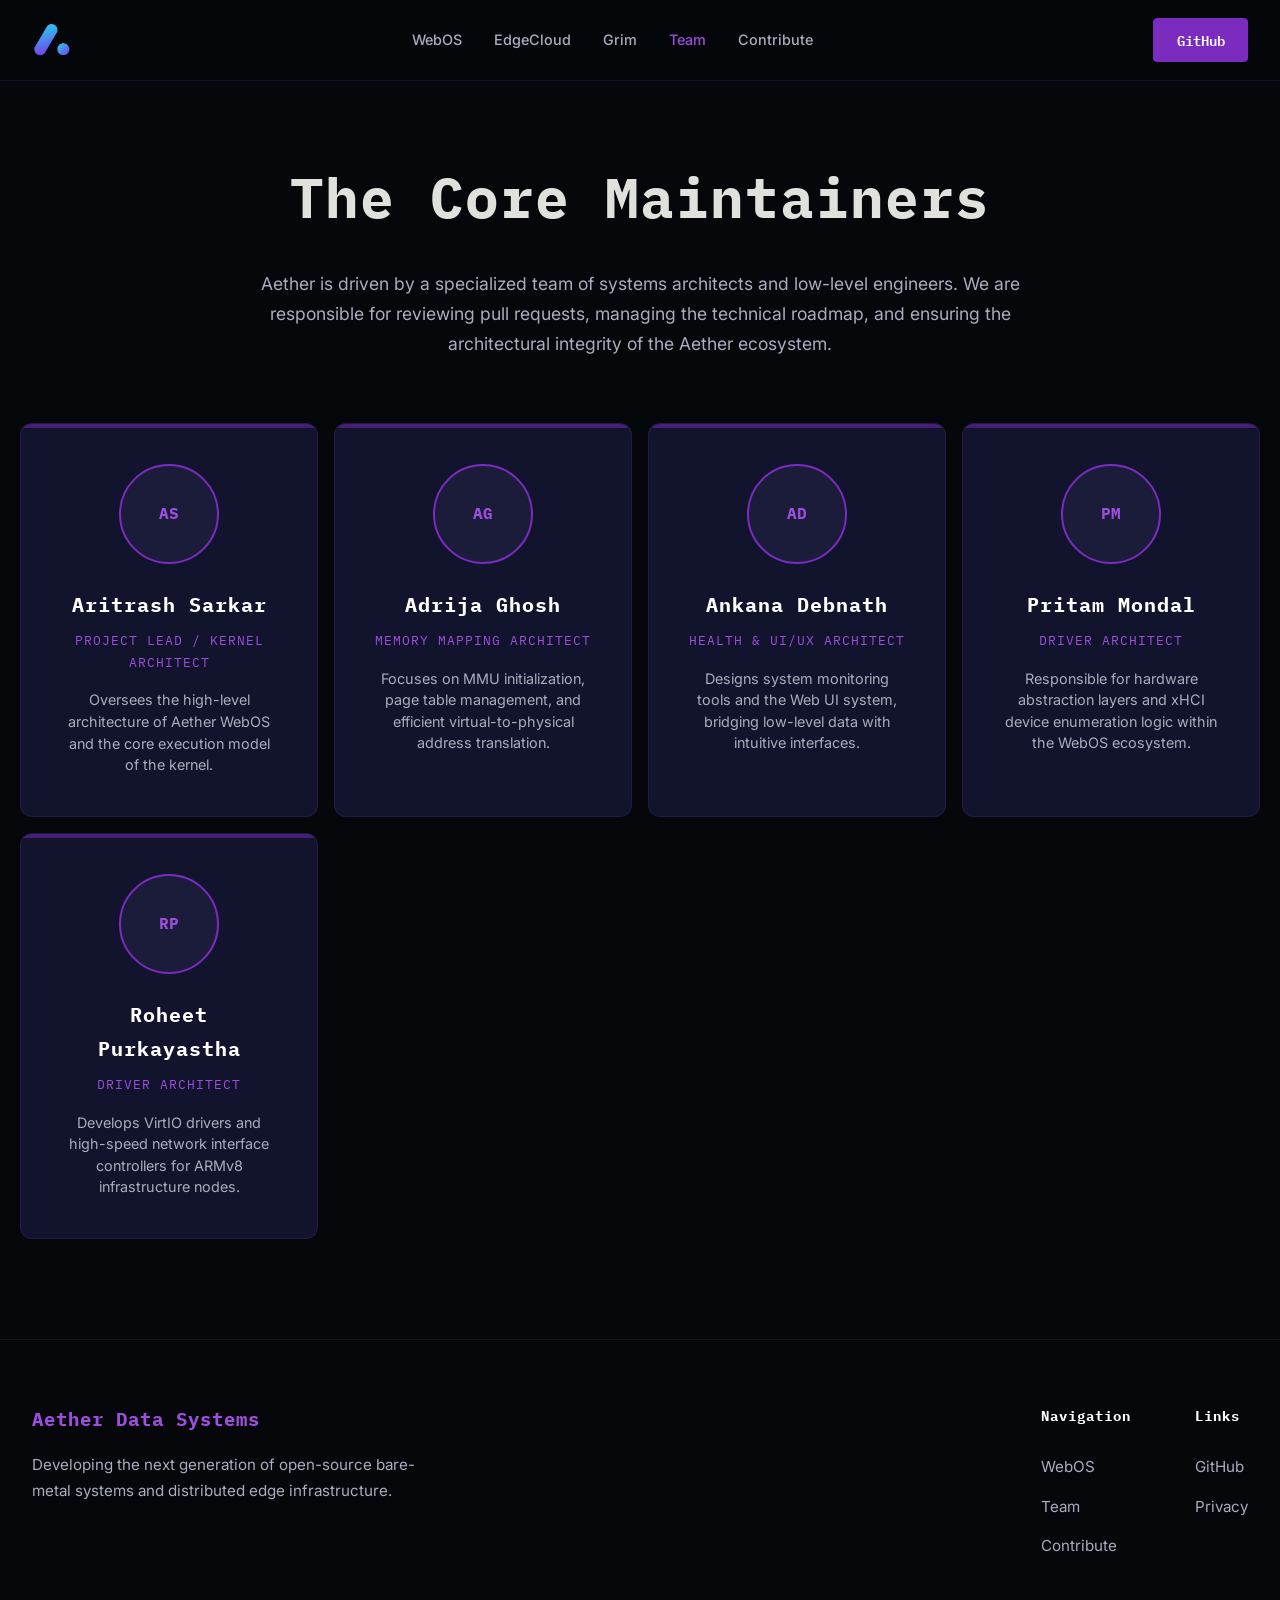
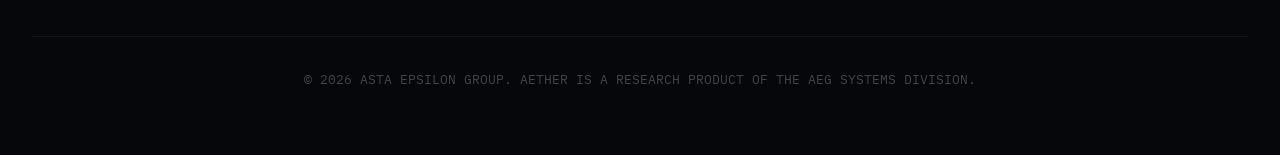
<file: team.html>
<!DOCTYPE html>
<html lang="en">
<head>
    <meta charset="UTF-8">
    <meta name="viewport" content="width=device-width, initial-scale=1.0">
    <title>Team | Aether Core Maintainers</title>
    <link rel="icon" type="image/png" href="aether.png">
    <link rel="stylesheet" href="style.css">
    <style>
        /* Team-Specific Styles */
        .team-grid {
            display: grid;
            grid-template-columns: repeat(auto-fit, minmax(280px, 1fr));
            gap: 1rem;
            margin-top: 4rem;
            margin-left: 20px;
            margin-right: 20px;
        }

        .profile-card {
            background: var(--bg-card);
            border: 1px solid rgba(123, 44, 191, 0.2);
            border-radius: 12px;
            text-align: center;
            transition: var(--transition);
            position: relative;
            overflow: hidden;
            padding: 2.5rem;
        }

        .profile-card::before {
            content: "";
            position: absolute;
            top: 0;
            left: 0;
            width: 100%;
            height: 4px;
            background: var(--accent-purple);
            opacity: 0.5;
        }

        .profile-card:hover {
            transform: translateY(-10px);
            border-color: var(--accent-glow);
            box-shadow: 0 10px 30px rgba(0, 0, 0, 0.5);
        }

        .profile-card:hover::before {
            background: var(--accent-glow);
            opacity: 1;
        }

        .profile-img {
            width: 100px;
            height: 100px;
            background: #1a1c3a;
            border-radius: 50%;
            margin: 0 auto 1.5rem;
            display: flex;
            align-items: center;
            justify-content: center;
            border: 2px solid var(--accent-purple);
            font-family: 'IBM Plex Mono', monospace;
            font-weight: bold;
            color: var(--accent-glow);
        }

        .profile-card h3 {
            font-size: 1.25rem;
            margin-bottom: 0.5rem;
            color: #fff;
        }

        .profile-card .role {
            font-family: 'IBM Plex Mono', monospace;
            font-size: 0.8rem;
            color: var(--accent-glow);
            text-transform: uppercase;
            letter-spacing: 1px;
            margin-bottom: 1rem;
            display: block;
        }

        .profile-card p {
            font-size: 0.9rem;
            color: var(--text-dim);
            line-height: 1.5;
        }

        .team-intro {
            text-align: center;
            max-width: 800px;
            margin: 0 auto 4rem;
        }
    </style>
</head>
<body>

    <header>
        <nav>
            <a href="index.html" class="nav-logo-link">
                <img src="aether.png" alt="Aether" class="nav-logo-img">
            </a>
            
            <div class="menu-toggle" id="mobile-menu">
                <span></span>
                <span></span>
                <span></span>
            </div>

            <ul class="nav-links" id="nav-list">
                <li><a href="webos.html">WebOS</a></li>
                <li><a href="edgecloud.html">EdgeCloud</a></li>
                <li><a href="grim.html">Grim</a></li>
                <li><a href="team.html" style="color: var(--accent-glow);">Team</a></li>
                <li><a href="contribute.html">Contribute</a></li>
            </ul>
            
            <a href="https://github.com/aetherinfra/aetherwebos" 
                target="_blank" 
                rel="noopener noreferrer"
                class="github-btn">
                GitHub
            </a>
        </nav>
    </header>

    <main class="container" style="padding-top: 150px; padding-bottom: 100px;">
        
        <div class="team-intro">
            <h1 style="font-size: clamp(2rem, 5vw, 3.5rem); margin-bottom: 1.5rem;">The Core Maintainers</h1>
            <p style="color: var(--text-dim); font-size: 1.1rem;">
                Aether is driven by a specialized team of systems architects and low-level engineers. We are responsible for reviewing pull requests, managing the technical roadmap, and ensuring the architectural integrity of the Aether ecosystem.
            </p>
        </div>

        <div class="team-grid">
            
            <div class="profile-card">
                <div class="profile-img">AS</div>
                <h3>Aritrash Sarkar</h3>
                <span class="role">Project Lead / Kernel Architect</span>
                <p>Oversees the high-level architecture of Aether WebOS and the core execution model of the kernel.</p>
            </div>

            <div class="profile-card">
                <div class="profile-img">AG</div>
                <h3>Adrija Ghosh</h3>
                <span class="role">Memory Mapping Architect</span>
                <p>Focuses on MMU initialization, page table management, and efficient virtual-to-physical address translation.</p>
            </div>

            <div class="profile-card">
                <div class="profile-img">AD</div>
                <h3>Ankana Debnath</h3>
                <span class="role">Health & UI/UX Architect</span>
                <p>Designs system monitoring tools and the Web UI system, bridging low-level data with intuitive interfaces.</p>
            </div>

            <div class="profile-card">
                <div class="profile-img">PM</div>
                <h3>Pritam Mondal</h3>
                <span class="role">Driver Architect</span>
                <p>Responsible for hardware abstraction layers and xHCI device enumeration logic within the WebOS ecosystem.</p>
            </div>

            <div class="profile-card">
                <div class="profile-img">RP</div>
                <h3>Roheet Purkayastha</h3>
                <span class="role">Driver Architect</span>
                <p>Develops VirtIO drivers and high-speed network interface controllers for ARMv8 infrastructure nodes.</p>
            </div>

        </div>

    </main>

    <footer class="footer">
        <div class="footer-container">
            <div style="flex: 1; min-width: 300px;">
                <h3 style="color: var(--accent-glow); margin-bottom: 1rem; font-family: 'IBM Plex Mono', monospace;">Aether Data Systems</h3>
                <p style="color: var(--text-dim); max-width: 400px; font-size: 0.95rem;">
                    Developing the next generation of open-source bare-metal systems and distributed edge infrastructure.
                </p>
            </div>

            <div style="display: flex; gap: 4rem;">
                <div class="footer-col">
                    <h4>Navigation</h4>
                    <ul class="footer-list">
                        <li><a href="webos.html">WebOS</a></li>
                        <li><a href="team.html">Team</a></li>
                        <li><a href="contribute.html">Contribute</a></li>
                    </ul>
                </div>
                <div class="footer-col">
                    <h4>Links</h4>
                    <ul class="footer-list">
                        <li><a href="https://github.com/aetherinfra/aetherwebos">GitHub</a></li>
                        <li><a href="#">Privacy</a></li>
                    </ul>
                </div>
            </div>
        </div>

        <div class="footer-bottom">
            &copy; 2026 ASTA EPSILON GROUP. AETHER IS A RESEARCH PRODUCT OF THE AEG SYSTEMS DIVISION.
        </div>
    </footer>

    <script>
        // Mobile Menu Toggle logic
        const menuToggle = document.getElementById('mobile-menu');
        const navList = document.getElementById('nav-list');
        menuToggle.addEventListener('click', () => {
            menuToggle.classList.toggle('active');
            navList.classList.toggle('active');
        });
    </script>
</body>
</html>
</file>
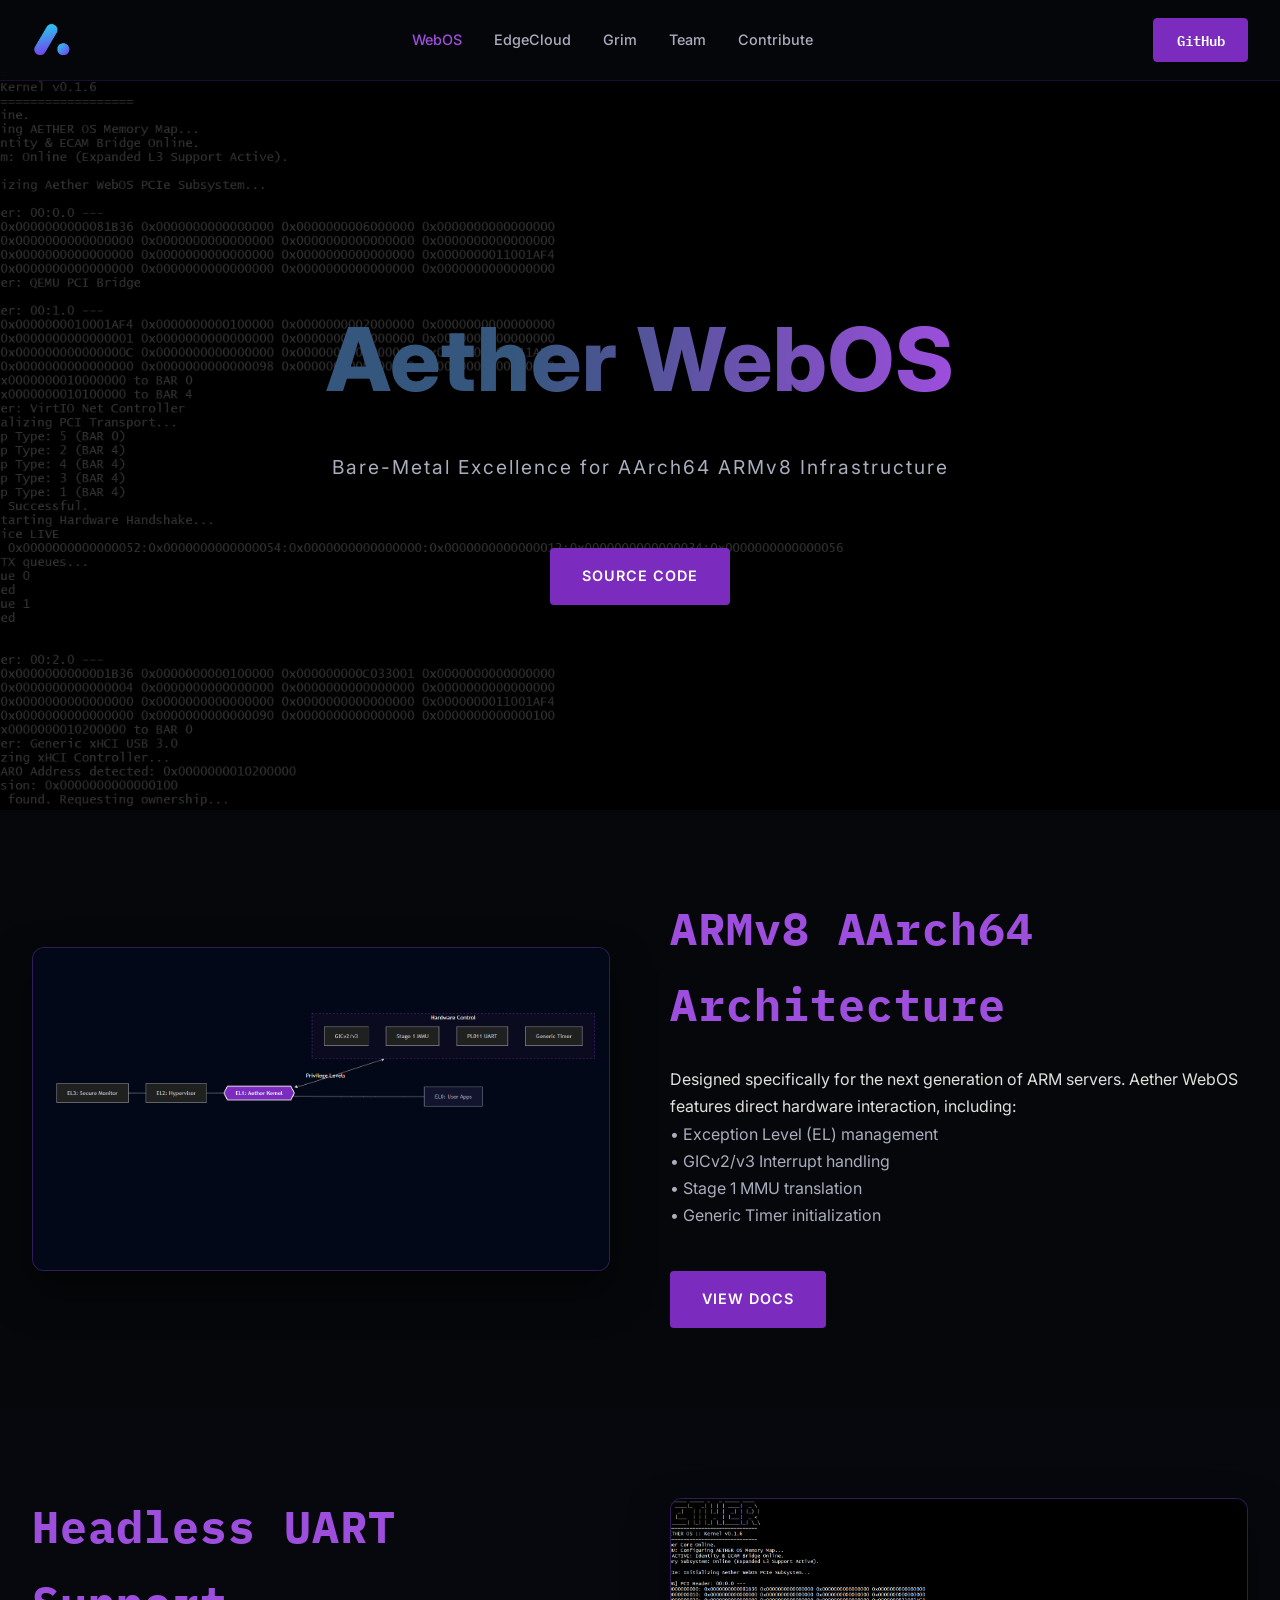
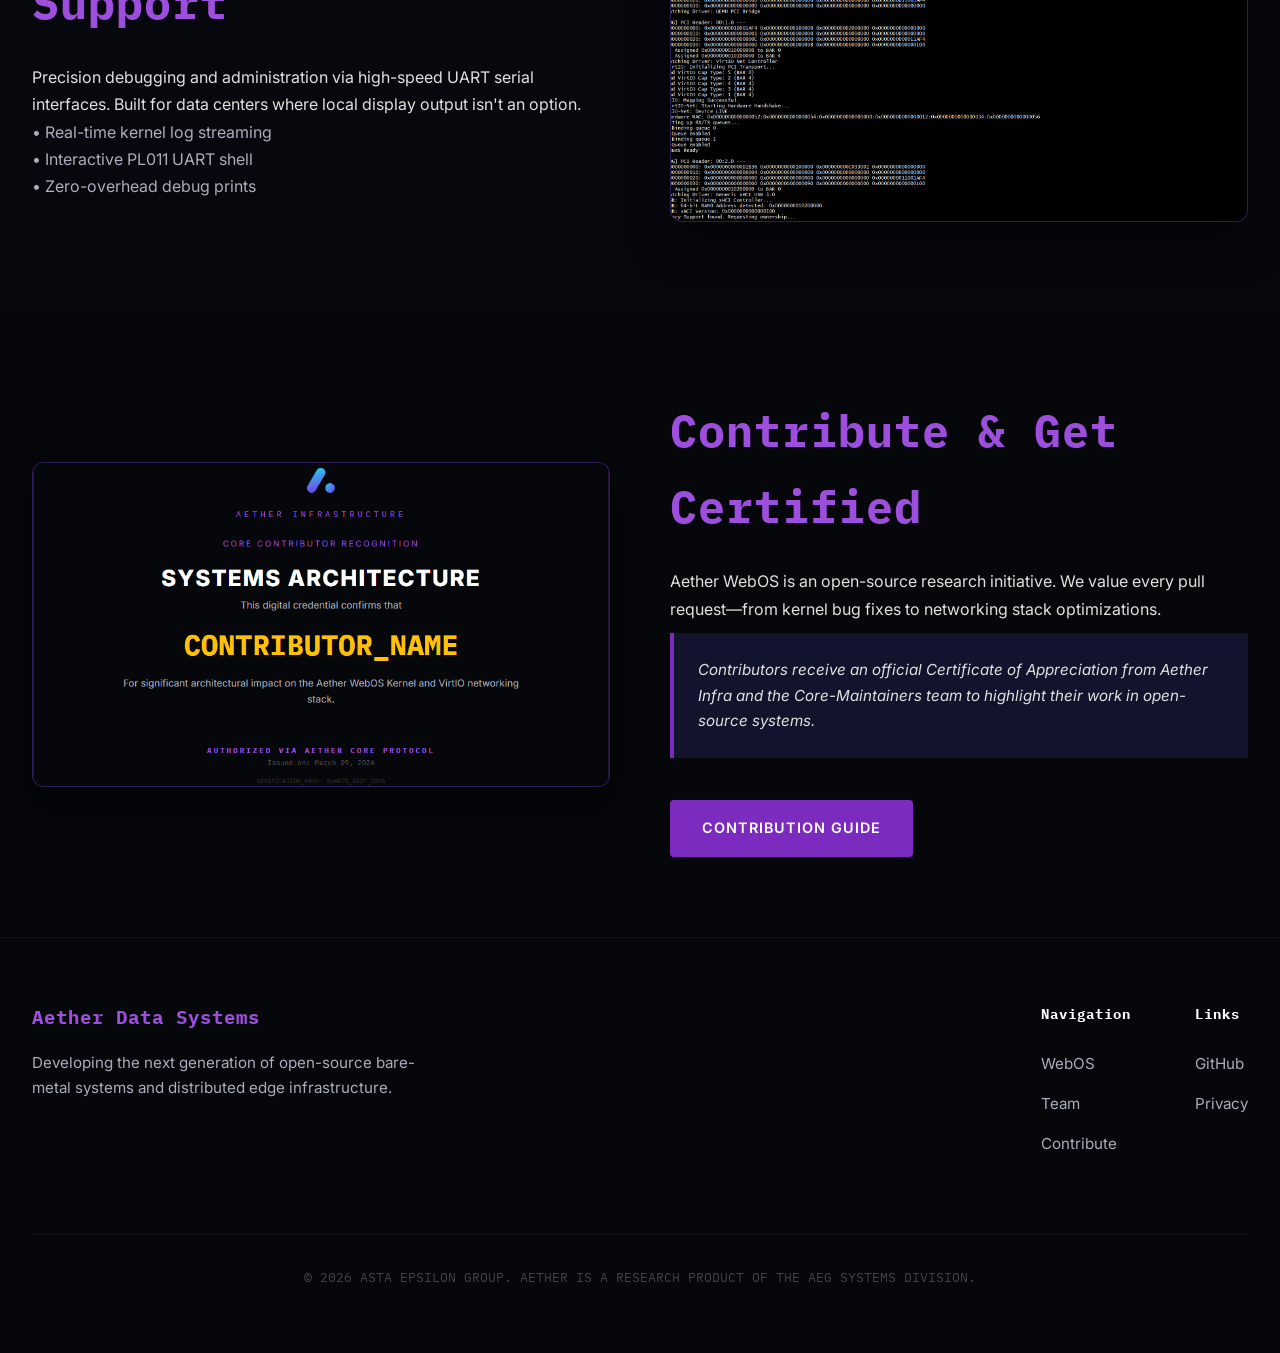
<file: webos.html>
<!DOCTYPE html>
<html lang="en">
<head>
    <meta charset="UTF-8">
    <meta name="viewport" content="width=device-width, initial-scale=1.0">
    <title>Aether WebOS | Bare-Metal ARMv8 Infrastructure</title>
    <link rel="icon" type="image/png" href="aether.png">
    <link rel="stylesheet" href="style.css">
</head>
<body>

    <header>
        <nav>
            <a href="index.html" class="nav-logo-link">
                <img src="aether.png" alt="Aether" class="nav-logo-img">
            </a>
            
            <div class="menu-toggle" id="mobile-menu">
                <span></span>
                <span></span>
                <span></span>
            </div>

            <ul class="nav-links" id="nav-list">
                <li><a href="webos.html" style="color: var(--accent-glow);">WebOS</a></li>
                <li><a href="edgecloud.html">EdgeCloud</a></li>
                <li><a href="grim.html">Grim</a></li>
                <li><a href="team.html">Team</a></li>
                <li><a href="contribute.html">Contribute</a></li>
            </ul>
            
            <a href="https://github.com/aetherinfra/aetherwebos" 
                target="_blank" 
                rel="noopener noreferrer"
                class="github-btn">
                GitHub
            </a>
        </nav>
    </header>

    <main>
        <section class="hero">
            <div class="carousel-container">
                <div class="carousel-slide active" style="background-image: url('aetherwebos3.png');"></div>
                <div class="carousel-slide" style="background-image: url('aetherwebos2.png');"></div>
                <div class="carousel-slide" style="background-image: url('Screenshot\ 2026-02-09\ 142352.png');"></div>
            </div>
            <div class="hero-content">
                <h1>Aether WebOS</h1>
                <p>Bare-Metal Excellence for AArch64 ARMv8 Infrastructure</p>
                <br><br>
                <a href="https://github.com/aetherinfra/aetherwebos" class="btn btn-primary">Source Code</a>
            </div>
        </section>

        <section class="project-row">
            <div class="project-image-container">
                <div class="project-image-placeholder">
                    <img src="Screenshot 2026-03-08 201554.png" alt="AArch64 ARMv8 Architecture Diagram">
                </div>
            </div>
            <div class="project-text">
                <h2>ARMv8 AArch64 Architecture</h2>
                <p>Designed specifically for the next generation of ARM servers. Aether WebOS features direct hardware interaction, including:</p>
                <ul style="list-style: none; color: var(--text-dim); margin-bottom: 2rem;">
                    <li>• Exception Level (EL) management</li>
                    <li>• GICv2/v3 Interrupt handling</li>
                    <li>• Stage 1 MMU translation</li>
                    <li>• Generic Timer initialization</li>
                </ul>
                <a href="#" class="btn btn-primary">View Docs</a>
            </div>
        </section>

        <section class="project-row reverse" style="background: rgba(123, 44, 191, 0.02);">
            <div class="project-image-container">
                <div class="project-image-placeholder">
                    <img src="aetherwebos3.png" alt="Headless UART Operations">
                </div>
            </div>
            <div class="project-text">
                <h2>Headless UART Support</h2>
                <p>Precision debugging and administration via high-speed UART serial interfaces. Built for data centers where local display output isn't an option.</p>
                <ul style="list-style: none; color: var(--text-dim); margin-bottom: 2rem;">
                    <li>• Real-time kernel log streaming</li>
                    <li>• Interactive PL011 UART shell</li>
                    <li>• Zero-overhead debug prints</li>
                </ul>
            </div>
        </section>

        <section class="project-row">
            <div class="project-image-container">
                <div class="project-image-placeholder">
                    <img src="CONTRIBUTOR_NAME_Aether_Cert.png" alt="Contribution Rewards">
                </div>
            </div>
            <div class="project-text">
                <h2>Contribute & Get Certified</h2>
                <p>Aether WebOS is an open-source research initiative. We value every pull request—from kernel bug fixes to networking stack optimizations.</p>
                <div style="background: var(--bg-card); padding: 1.5rem; border-left: 4px solid var(--accent-purple); margin-bottom: 2rem; margin-top: 10px;">
                    <p style="font-size: 0.95rem; font-style: italic;">
                        Contributors receive an official Certificate of Appreciation from Aether Infra and the Core-Maintainers team to highlight their work in open-source systems.
                    </p>
                </div>
                <a href="contribute.html" class="btn btn-primary">Contribution Guide</a>
            </div>
        </section>

    </main>

    <footer class="footer">
        <div class="footer-container">
            <div style="flex: 1; min-width: 300px;">
                <h3 style="color: var(--accent-glow); margin-bottom: 1rem; font-family: 'IBM Plex Mono', monospace;">Aether Data Systems</h3>
                <p style="color: var(--text-dim); max-width: 400px; font-size: 0.95rem;">
                    Developing the next generation of open-source bare-metal systems and distributed edge infrastructure.
                </p>
            </div>

            <div style="display: flex; gap: 4rem;">
                <div class="footer-col">
                    <h4>Navigation</h4>
                    <ul class="footer-list">
                        <li><a href="webos.html">WebOS</a></li>
                        <li><a href="team.html">Team</a></li>
                        <li><a href="contribute.html">Contribute</a></li>
                    </ul>
                </div>
                <div class="footer-col">
                    <h4>Links</h4>
                    <ul class="footer-list">
                        <li><a href="https://github.com/aetherinfra/aetherwebos">GitHub</a></li>
                        <li><a href="#">Privacy</a></li>
                    </ul>
                </div>
            </div>
        </div>

        <div class="footer-bottom">
            &copy; 2026 ASTA EPSILON GROUP. AETHER IS A RESEARCH PRODUCT OF THE AEG SYSTEMS DIVISION.
        </div>
    </footer>

    <script>
        // Mobile Menu Toggle
        const menuToggle = document.getElementById('mobile-menu');
        const navList = document.getElementById('nav-list');

        menuToggle.addEventListener('click', () => {
            menuToggle.classList.toggle('active');
            navList.classList.toggle('active');
        });

        // Carousel Logic
        const slides = document.querySelectorAll('.carousel-slide');
        let current = 0;
        setInterval(() => {
            slides[current].classList.remove('active');
            current = (current + 1) % slides.length;
            slides[current].classList.add('active');
        }, 5000);
    </script>
</body>
</html>
</file>
<file: style.css>
/* --- 1. GLOBAL SETTINGS & VARIABLES --- */
@import url('https://fonts.googleapis.com/css2?family=IBM+Plex+Mono:wght@400;600&family=Inter:wght@300;400;700;800&display=swap');

:root {
    --bg-deep: #05070a;
    --bg-navy: #0a0b1e;
    --bg-card: #12142d;
    --accent-purple: #7b2cbf;
    --accent-glow: #9d4edd;
    --text-main: #e0e1dd;
    --text-dim: #a9adbd;
    --transition: all 0.3s cubic-bezier(0.4, 0, 0.2, 1);
}

* {
    margin: 0;
    padding: 0;
    box-sizing: border-box;
}

body {
    font-family: 'Inter', sans-serif;
    background-color: var(--bg-deep);
    color: var(--text-main);
    line-height: 1.7;
    overflow-x: hidden;
}

h1, h2, h3, .logo-text {
    font-family: 'IBM Plex Mono', monospace;
    letter-spacing: 1px;
}

/* --- 2. NAVIGATION & HEADER --- */
header {
    background: rgba(5, 7, 10, 0.9);
    backdrop-filter: blur(12px);
    position: fixed;
    width: 100%;
    top: 0;
    z-index: 1000;
    border-bottom: 1px solid rgba(123, 44, 191, 0.2);
}

nav {
    max-width: 1400px;
    margin: 0 auto;
    display: flex;
    justify-content: space-between;
    align-items: center;
    height: 80px;
    padding: 0 2rem;
}

.nav-logo-link {
    display: flex;
    align-items: center;
    gap: 12px;
    text-decoration: none;
    z-index: 1002;
}

.nav-logo-img {
    width: 40px;
    height: 40px;
    object-fit: contain;
}

.logo-text {
    font-weight: 700;
    font-size: 1.4rem;
    color: #fff;
}

.nav-links {
    display: flex;
    list-style: none;
    gap: 2rem;
    align-items: center;
}

.nav-links a {
    text-decoration: none;
    font-size: 0.9rem;
    font-weight: 500;
    color: var(--text-dim);
    transition: var(--transition);
}

.nav-links a:hover {
    color: var(--accent-glow);
}

/* Hamburger Icon */
.menu-toggle {
    display: none;
    flex-direction: column;
    gap: 6px;
    cursor: pointer;
    z-index: 1002;
}

.menu-toggle span {
    width: 28px;
    height: 2px;
    background: #fff;
    transition: var(--transition);
}

/* GitHub Button - Solid & No Underline */
.github-btn {
    background: var(--accent-purple);
    border: 1px solid var(--accent-purple);
    padding: 0.6rem 1.4rem;
    color: #fff !important;
    border-radius: 4px;
    font-size: 0.85rem;
    text-decoration: none !important;
    display: inline-block;
    transition: var(--transition);
    font-family: 'IBM Plex Mono', monospace;
    font-weight: 600;
}

.github-btn:hover {
    background: var(--accent-glow);
    box-shadow: 0 0 15px rgba(157, 78, 221, 0.4);
    transform: translateY(-1px);
}

/* --- 3. HERO SECTION --- */
.hero {
    position: relative;
    height: 90vh;
    display: flex;
    align-items: center;
    justify-content: center;
    text-align: center;
    padding-top: 80px;
}

.carousel-container {
    position: absolute;
    top: 0;
    left: 0;
    width: 100%;
    height: 100%;
    z-index: -1;
}

.carousel-slide {
    position: absolute;
    width: 100%;
    height: 100%;
    opacity: 0;
    transition: opacity 1.5s ease;
    background-size: cover;
    background-position: center;
    filter: brightness(0.2) saturate(0.2);
}

.carousel-slide.active { opacity: 1; }

.hero-content h1 {
    /* Fluid typography: Min 2.5rem, Scales with width, Max 5.5rem */
    font-size: clamp(2.5rem, 10vw, 5.5rem);
    font-family: 'Inter', sans-serif;
    font-weight: 800;
    margin-bottom: 1rem;
    background: linear-gradient(to right, #35577d 30%, var(--accent-glow));
    background-clip: text;
    -webkit-background-clip: text;
    -webkit-text-fill-color: transparent;
}

.hero-content p {
    font-size: clamp(0.9rem, 2.5vw, 1.2rem);
    letter-spacing: 2px;
    color: var(--text-dim);
    max-width: 800px;
    margin: 0 auto;
}

/* --- 4. PROJECT SECTIONS (ALTERNATING) --- */
.project-row-container {
    padding: 4rem 0;
}

.project-row {
    max-width: 1400px;
    margin: 0 auto;
    display: flex;
    align-items: center;
    gap: 5%;
    padding: 5rem 2rem;
}

.project-row.reverse { flex-direction: row-reverse; }

.project-text, .project-image-container { flex: 1; }

.project-text h2 {
    font-size: clamp(1.8rem, 4vw, 2.8rem);
    margin-bottom: 1.5rem;
    color: var(--accent-glow);
}

.project-image-placeholder {
    width: 100%;
    aspect-ratio: 16/9;
    background: var(--bg-card);
    border-radius: 12px;
    border: 1px solid rgba(123, 44, 191, 0.3);
    overflow: hidden;
    box-shadow: 0 20px 40px rgba(0,0,0,0.5);
}

.project-image-placeholder img {
    width: 100%;
    height: 100%;
    object-fit: cover;
}

/* --- 5. BUTTONS & UI --- */
.btn {
    display: inline-block;
    padding: 1rem 2rem;
    border-radius: 4px;
    text-decoration: none !important;
    transition: var(--transition);
    font-size: 0.9rem;
    font-weight: 600;
    font-family: 'Inter', sans-serif;
    text-transform: uppercase;
    letter-spacing: 1px;
    margin-top: 10px;
}

.btn-primary {
    background: var(--accent-purple);
    color: #fff;
}

.btn-primary:hover {
    background: var(--accent-glow);
    transform: translateY(-3px);
    box-shadow: 0 10px 20px rgba(123, 44, 191, 0.3);
}

/* --- 6. MEMBERSHIP & FOOTER --- */
.membership-section {
    background: #070814;
    padding: 6rem 0;
}

.footer {
    padding: 4rem 2rem;
    border-top: 1px solid rgba(255, 255, 255, 0.05);
    background: var(--bg-deep);
}

.footer-container {
    max-width: 1400px;
    margin: 0 auto;
    display: flex;
    justify-content: space-between;
    flex-wrap: wrap;
    gap: 3rem;
}

.footer-col h4 {
    color: #fff;
    margin-bottom: 1.5rem;
    font-family: 'IBM Plex Mono', monospace;
    font-size: 0.9rem;
    letter-spacing: 1px;
}

.footer-list {
    list-style: none;
    padding: 0;
}

.footer-list li { margin-bottom: 0.8rem; }

.footer-list a {
    text-decoration: none !important;
    color: var(--text-dim);
    font-size: 0.95rem;
    transition: var(--transition);
}

.footer-list a:hover {
    color: var(--accent-glow);
    padding-left: 5px;
}

.footer-bottom {
    text-align: center;
    margin-top: 4rem;
    padding-top: 2rem;
    border-top: 1px solid rgba(255, 255, 255, 0.05);
    color: #444;
    font-size: 0.8rem;
    font-family: 'IBM Plex Mono', monospace;
}

/* --- 7. MOBILE RESPONSIVENESS --- */
@media (max-width: 968px) {
    .menu-toggle { display: flex; }

    .nav-links {
        position: fixed;
        top: 0;
        right: -100%;
        width: 80%;
        height: 100vh;
        background: rgba(5, 7, 10, 0.98);
        backdrop-filter: blur(20px);
        flex-direction: column;
        justify-content: center;
        transition: 0.5s cubic-bezier(0.4, 0, 0.2, 1);
        border-left: 1px solid rgba(123, 44, 191, 0.2);
    }

    .nav-links.active { right: 0; }

    /* Animated Hamburger to X */
    .menu-toggle.active span:nth-child(1) { transform: translateY(8px) rotate(45deg); }
    .menu-toggle.active span:nth-child(2) { opacity: 0; }
    .menu-toggle.active span:nth-child(3) { transform: translateY(-8px) rotate(-45deg); }

    .project-row, .project-row.reverse {
        flex-direction: column !important;
        text-align: center;
        padding: 3rem 1.5rem;
    }

    .project-image-container { margin-bottom: 2rem; }
}

@media (max-width: 480px) {
    .hero { height: 70vh; }
    .github-btn { display: none; } /* Move to nav-links if preferred for mobile */
}
</file>
